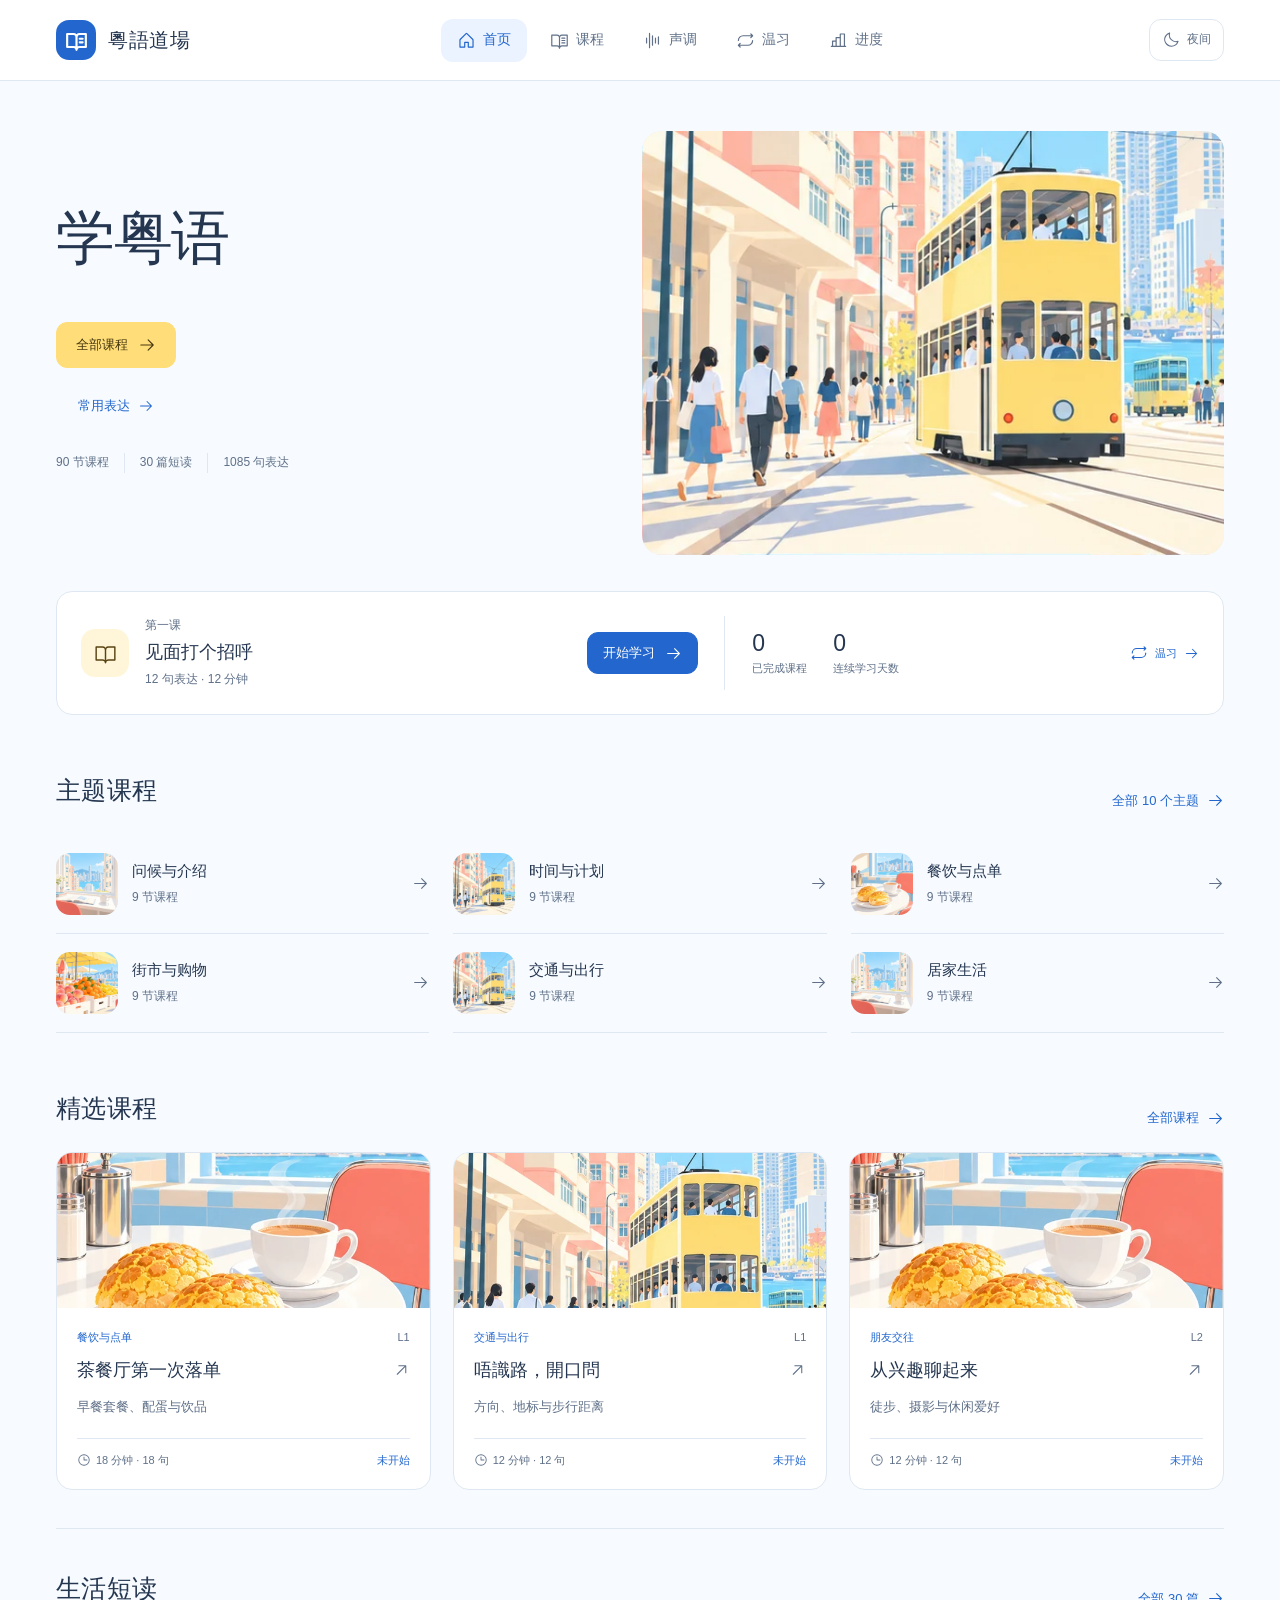
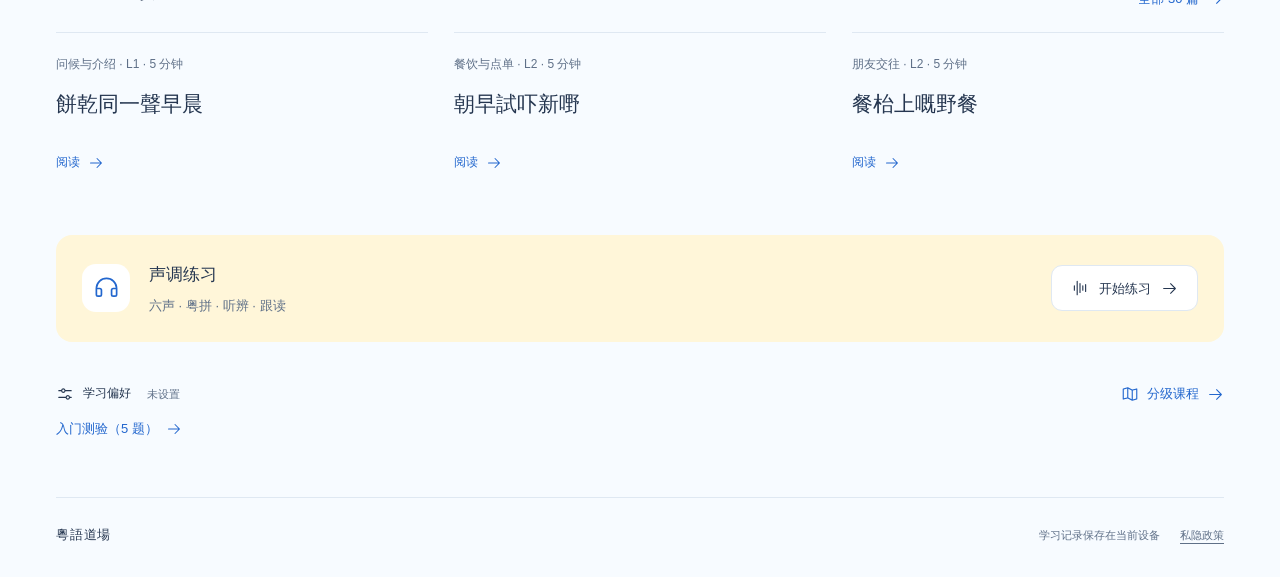
<file: yue/index.html>
<!doctype html>
<html lang="zh-Hant">
  <head>
    <meta charset="UTF-8" />
    <meta name="viewport" content="width=device-width, initial-scale=1.0" />
    <meta name="theme-color" content="#f7fbff" />
    <meta name="description" content="粵語道場，為普通話母語者而設的廣東話口語練習。" />
    <link rel="icon" type="image/svg+xml" href="./app-icon.svg?sharecode=45B2W7AOKI" />
    <title>粵語道場 | Jyut Dojo</title>
    <script>
    // v2.25 託管閘適配：workbuddy 域所有靜態子資源要帶 sharecode query；Pages 域不生效（hostname 判定，零 UA 分支）。
    // 只攔「相對路徑」的新 Audio／fetch（884 個 mp3 由 app 運行時動態載入）；blob:/data:/絕對 URL 與已帶 sharecode 的不動。
    (function () {
      if (!/app\.workbuddy\.host$/.test(location.hostname)) return;
      var SC = 'sharecode=45B2W7AOKI';
      var need = function (u) {
        return typeof u === 'string' && u && !/^blob:/i.test(u) && !/^data:/i.test(u)
          && !/^[a-z][a-z0-9+.-]*:\/\//i.test(u) && !/[?&]sharecode=/.test(u);
      };
      var RealAudio = window.Audio;
      window.Audio = new Proxy(RealAudio, {
        construct: function (Target, args) {
          var a = new Target();
          if (need(args[0])) a.src = args[0] + (args[0].indexOf('?') >= 0 ? '&' : '?') + SC;
          return a;
        }
      });
      var realFetch = window.fetch;
      window.fetch = function (input, init) {
        if (typeof input === 'string' && need(input)) {
          input = input + (input.indexOf('?') >= 0 ? '&' : '?') + SC;
        }
        return realFetch.call(window, input, init);
      };
    })();
    </script>
    <script type="module" crossorigin src="./assets/index-DFqwHsrN.js?sharecode=45B2W7AOKI"></script>
    <link rel="modulepreload" crossorigin href="./assets/jsx-runtime-DmaltCKy.js?sharecode=45B2W7AOKI">
    <link rel="stylesheet" crossorigin href="./assets/index-Bxlwwv_i.css?sharecode=45B2W7AOKI">
  <link rel="manifest" href="./manifest.webmanifest?sharecode=45B2W7AOKI"></head>
  <body>
    <div id="root"></div>
  </body>
</html>
</file>
<file: yue/assets/index-Bxlwwv_i.css>
*,:before,:after,::backdrop{--tw-border-spacing-x:0;--tw-border-spacing-y:0;--tw-translate-x:0;--tw-translate-y:0;--tw-rotate:0;--tw-skew-x:0;--tw-skew-y:0;--tw-scale-x:1;--tw-scale-y:1;--tw-pan-x: ;--tw-pan-y: ;--tw-pinch-zoom: ;--tw-scroll-snap-strictness:proximity;--tw-gradient-from-position: ;--tw-gradient-via-position: ;--tw-gradient-to-position: ;--tw-ordinal: ;--tw-slashed-zero: ;--tw-numeric-figure: ;--tw-numeric-spacing: ;--tw-numeric-fraction: ;--tw-ring-inset: ;--tw-ring-offset-width:0px;--tw-ring-offset-color:#fff;--tw-ring-color:#3b82f680;--tw-ring-offset-shadow:0 0 #0000;--tw-ring-shadow:0 0 #0000;--tw-shadow:0 0 #0000;--tw-shadow-colored:0 0 #0000;--tw-blur: ;--tw-brightness: ;--tw-contrast: ;--tw-grayscale: ;--tw-hue-rotate: ;--tw-invert: ;--tw-saturate: ;--tw-sepia: ;--tw-drop-shadow: ;--tw-backdrop-blur: ;--tw-backdrop-brightness: ;--tw-backdrop-contrast: ;--tw-backdrop-grayscale: ;--tw-backdrop-hue-rotate: ;--tw-backdrop-invert: ;--tw-backdrop-opacity: ;--tw-backdrop-saturate: ;--tw-backdrop-sepia: ;--tw-contain-size: ;--tw-contain-layout: ;--tw-contain-paint: ;--tw-contain-style: }*,:before,:after{box-sizing:border-box;border:0 solid #e5e7eb}:before,:after{--tw-content:""}html,:host{-webkit-text-size-adjust:100%;tab-size:4;font-feature-settings:normal;font-variation-settings:normal;-webkit-tap-highlight-color:transparent;font-family:Noto Sans HK,PingFang SC,PingFang HK,Microsoft YaHei,Microsoft JhengHei,sans-serif;line-height:1.5}body{line-height:inherit;margin:0}hr{height:0;color:inherit;border-top-width:1px}abbr:where([title]){-webkit-text-decoration:underline dotted;text-decoration:underline dotted}h1,h2,h3,h4,h5,h6{font-size:inherit;font-weight:inherit}a{color:inherit;-webkit-text-decoration:inherit;text-decoration:inherit}b,strong{font-weight:bolder}code,kbd,samp,pre{font-feature-settings:normal;font-variation-settings:normal;font-family:ui-monospace,SFMono-Regular,Menlo,Monaco,Consolas,Liberation Mono,Courier New,monospace;font-size:1em}small{font-size:80%}sub,sup{vertical-align:baseline;font-size:75%;line-height:0;position:relative}sub{bottom:-.25em}sup{top:-.5em}table{text-indent:0;border-color:inherit;border-collapse:collapse}button,input,optgroup,select,textarea{font-feature-settings:inherit;font-variation-settings:inherit;font-family:inherit;font-size:100%;font-weight:inherit;line-height:inherit;letter-spacing:inherit;color:inherit;margin:0;padding:0}button,select{text-transform:none}button,input:where([type=button]),input:where([type=reset]),input:where([type=submit]){-webkit-appearance:button;background-color:#0000;background-image:none}:-moz-focusring{outline:auto}:-moz-ui-invalid{box-shadow:none}progress{vertical-align:baseline}::-webkit-inner-spin-button{height:auto}::-webkit-outer-spin-button{height:auto}[type=search]{-webkit-appearance:textfield;outline-offset:-2px}::-webkit-search-decoration{-webkit-appearance:none}::-webkit-file-upload-button{-webkit-appearance:button;font:inherit}summary{display:list-item}blockquote,dl,dd,h1,h2,h3,h4,h5,h6,hr,figure,p,pre{margin:0}fieldset{margin:0;padding:0}legend{padding:0}ol,ul,menu{margin:0;padding:0;list-style:none}dialog{padding:0}textarea{resize:vertical}input::-moz-placeholder{opacity:1;color:#9ca3af}textarea::-moz-placeholder{opacity:1;color:#9ca3af}input::placeholder,textarea::placeholder{opacity:1;color:#9ca3af}button,[role=button]{cursor:pointer}:disabled{cursor:default}img,svg,video,canvas,audio,iframe,embed,object{vertical-align:middle;display:block}img,video{max-width:100%;height:auto}[hidden]:where(:not([hidden=until-found])){display:none}.sr-only{clip:rect(0, 0, 0, 0);white-space:nowrap;border-width:0;width:1px;height:1px;margin:-1px;padding:0;position:absolute;overflow:hidden}.visible{visibility:visible}.fixed{position:fixed}.inset-0{inset:0}.z-40{z-index:40}.mx-auto{margin-left:auto;margin-right:auto}.mb-3{margin-bottom:.75rem}.ml-2{margin-left:.5rem}.ml-4{margin-left:1rem}.mr-1{margin-right:.25rem}.mt-1{margin-top:.25rem}.mt-10{margin-top:2.5rem}.mt-12{margin-top:3rem}.mt-2{margin-top:.5rem}.mt-3{margin-top:.75rem}.mt-4{margin-top:1rem}.mt-5{margin-top:1.25rem}.mt-6{margin-top:1.5rem}.mt-7{margin-top:1.75rem}.mt-8{margin-top:2rem}.mt-9{margin-top:2.25rem}.block{display:block}.flex{display:flex}.inline-flex{display:inline-flex}.grid{display:grid}.h-10{height:2.5rem}.h-11{height:2.75rem}.h-14{height:3.5rem}.h-16{height:4rem}.h-2{height:.5rem}.h-20{height:5rem}.h-24{height:6rem}.h-56{height:14rem}.h-72{height:18rem}.h-8{height:2rem}.h-80{height:20rem}.h-96{height:24rem}.h-full{height:100%}.min-h-11{min-height:2.75rem}.min-h-12{min-height:3rem}.min-h-14{min-height:3.5rem}.min-h-16{min-height:4rem}.min-h-20{min-height:5rem}.min-h-28{min-height:7rem}.min-h-48{min-height:12rem}.min-h-80{min-height:20rem}.min-h-96{min-height:24rem}.min-h-\[100dvh\]{min-height:100dvh}.min-h-\[26rem\]{min-height:26rem}.min-h-\[60dvh\]{min-height:60dvh}.w-1\/2{width:50%}.w-10{width:2.5rem}.w-11{width:2.75rem}.w-14{width:3.5rem}.w-16{width:4rem}.w-24{width:6rem}.w-40{width:10rem}.w-48{width:12rem}.w-56{width:14rem}.w-full{width:100%}.min-w-0{min-width:0}.min-w-max{min-width:max-content}.max-w-2xl{max-width:42rem}.max-w-3xl{max-width:48rem}.max-w-\[32ch\]{max-width:32ch}.max-w-\[34ch\]{max-width:34ch}.max-w-\[54ch\]{max-width:54ch}.max-w-\[55ch\]{max-width:55ch}.max-w-\[56ch\]{max-width:56ch}.max-w-\[58ch\]{max-width:58ch}.max-w-md{max-width:28rem}.max-w-sm{max-width:24rem}.max-w-xl{max-width:36rem}.flex-1{flex:1}.shrink-0{flex-shrink:0}@keyframes pulse{50%{opacity:.5}}.animate-pulse{animation:2s cubic-bezier(.4,0,.6,1) infinite pulse}.cursor-pointer{cursor:pointer}.list-none{list-style-type:none}.grid-cols-2{grid-template-columns:repeat(2,minmax(0,1fr))}.grid-cols-3{grid-template-columns:repeat(3,minmax(0,1fr))}.grid-cols-\[5\.5rem_1fr_3rem\]{grid-template-columns:5.5rem 1fr 3rem}.grid-rows-\[auto_1fr_auto\]{grid-template-rows:auto 1fr auto}.flex-col{flex-direction:column}.flex-wrap{flex-wrap:wrap}.items-start{align-items:flex-start}.items-end{align-items:flex-end}.items-center{align-items:center}.items-baseline{align-items:baseline}.justify-center{justify-content:center}.justify-between{justify-content:space-between}.gap-0\.5{gap:.125rem}.gap-1{gap:.25rem}.gap-1\.5{gap:.375rem}.gap-2{gap:.5rem}.gap-3{gap:.75rem}.gap-4{gap:1rem}.gap-5{gap:1.25rem}.gap-6{gap:1.5rem}.gap-7{gap:1.75rem}.space-y-4>:not([hidden])~:not([hidden]){--tw-space-y-reverse:0;margin-top:calc(1rem * calc(1 - var(--tw-space-y-reverse)));margin-bottom:calc(1rem * var(--tw-space-y-reverse))}.space-y-8>:not([hidden])~:not([hidden]){--tw-space-y-reverse:0;margin-top:calc(2rem * calc(1 - var(--tw-space-y-reverse)));margin-bottom:calc(2rem * var(--tw-space-y-reverse))}.divide-y>:not([hidden])~:not([hidden]){--tw-divide-y-reverse:0;border-top-width:calc(1px * calc(1 - var(--tw-divide-y-reverse)));border-bottom-width:calc(1px * var(--tw-divide-y-reverse))}.divide-stone-200>:not([hidden])~:not([hidden]){--tw-divide-opacity:1;border-color:rgb(231 229 228/var(--tw-divide-opacity,1))}.overflow-hidden{overflow:hidden}.overflow-x-auto{overflow-x:auto}.truncate{text-overflow:ellipsis;white-space:nowrap;overflow:hidden}.rounded-2xl{border-radius:1rem}.rounded-full{border-radius:9999px}.rounded-lg{border-radius:.5rem}.rounded-xl{border-radius:.75rem}.border{border-width:1px}.border-2{border-width:2px}.border-b{border-bottom-width:1px}.border-t{border-top-width:1px}.border-dashed{border-style:dashed}.border-amber-500{--tw-border-opacity:1;border-color:rgb(245 158 11/var(--tw-border-opacity,1))}.border-blue-500{--tw-border-opacity:1;border-color:rgb(59 130 246/var(--tw-border-opacity,1))}.border-ember{--tw-border-opacity:1;border-color:rgb(35 103 206/var(--tw-border-opacity,1))}.border-ember\/50{border-color:#2367ce80}.border-red-500{--tw-border-opacity:1;border-color:rgb(239 68 68/var(--tw-border-opacity,1))}.border-red-600{--tw-border-opacity:1;border-color:rgb(220 38 38/var(--tw-border-opacity,1))}.border-rose-600{--tw-border-opacity:1;border-color:rgb(225 29 72/var(--tw-border-opacity,1))}.border-sky-600{--tw-border-opacity:1;border-color:rgb(2 132 199/var(--tw-border-opacity,1))}.border-stone-200{--tw-border-opacity:1;border-color:rgb(231 229 228/var(--tw-border-opacity,1))}.border-stone-300{--tw-border-opacity:1;border-color:rgb(214 211 209/var(--tw-border-opacity,1))}.bg-ember{--tw-bg-opacity:1;background-color:rgb(35 103 206/var(--tw-bg-opacity,1))}.bg-paper{--tw-bg-opacity:1;background-color:rgb(247 251 255/var(--tw-bg-opacity,1))}.bg-red-50{--tw-bg-opacity:1;background-color:rgb(254 242 242/var(--tw-bg-opacity,1))}.bg-red-700{--tw-bg-opacity:1;background-color:rgb(185 28 28/var(--tw-bg-opacity,1))}.bg-rose-50{--tw-bg-opacity:1;background-color:rgb(255 241 242/var(--tw-bg-opacity,1))}.bg-sky-100{--tw-bg-opacity:1;background-color:rgb(224 242 254/var(--tw-bg-opacity,1))}.bg-sky-50{--tw-bg-opacity:1;background-color:rgb(240 249 255/var(--tw-bg-opacity,1))}.bg-stone-100{--tw-bg-opacity:1;background-color:rgb(245 245 244/var(--tw-bg-opacity,1))}.bg-stone-100\/60{background-color:#f5f5f499}.bg-stone-200{--tw-bg-opacity:1;background-color:rgb(231 229 228/var(--tw-bg-opacity,1))}.bg-stone-50{--tw-bg-opacity:1;background-color:rgb(250 250 249/var(--tw-bg-opacity,1))}.bg-stone-950\/40{background-color:#0c0a0966}.bg-white{--tw-bg-opacity:1;background-color:rgb(255 255 255/var(--tw-bg-opacity,1))}.p-2{padding:.5rem}.p-3{padding:.75rem}.p-4{padding:1rem}.p-5{padding:1.25rem}.p-6{padding:1.5rem}.p-7{padding:1.75rem}.p-8{padding:2rem}.px-0\.5{padding-left:.125rem;padding-right:.125rem}.px-2{padding-left:.5rem;padding-right:.5rem}.px-3{padding-left:.75rem;padding-right:.75rem}.px-4{padding-left:1rem;padding-right:1rem}.px-5{padding-left:1.25rem;padding-right:1.25rem}.px-6{padding-left:1.5rem;padding-right:1.5rem}.py-10{padding-top:2.5rem;padding-bottom:2.5rem}.py-12{padding-top:3rem;padding-bottom:3rem}.py-2{padding-top:.5rem;padding-bottom:.5rem}.py-4{padding-top:1rem;padding-bottom:1rem}.py-5{padding-top:1.25rem;padding-bottom:1.25rem}.py-8{padding-top:2rem;padding-bottom:2rem}.pb-2{padding-bottom:.5rem}.pb-5{padding-bottom:1.25rem}.pb-6{padding-bottom:1.5rem}.pb-7{padding-bottom:1.75rem}.pb-8{padding-bottom:2rem}.pt-4{padding-top:1rem}.pt-7{padding-top:1.75rem}.text-left{text-align:left}.text-center{text-align:center}.text-right{text-align:right}.font-jyutping{font-family:IBM Plex Mono,SFMono-Regular,Consolas,monospace}.text-2xl{font-size:1.5rem;line-height:2rem}.text-3xl{font-size:1.875rem;line-height:2.25rem}.text-4xl{font-size:2.25rem;line-height:2.5rem}.text-5xl{font-size:3rem;line-height:1}.text-6xl{font-size:3.75rem;line-height:1}.text-7xl{font-size:4.5rem;line-height:1}.text-base{font-size:1rem;line-height:1.5rem}.text-lg{font-size:1.125rem;line-height:1.75rem}.text-sm{font-size:.875rem;line-height:1.25rem}.text-xl{font-size:1.25rem;line-height:1.75rem}.text-xs{font-size:.75rem;line-height:1rem}.font-black{font-weight:900}.font-bold{font-weight:700}.font-semibold{font-weight:600}.leading-7{line-height:1.75rem}.leading-relaxed{line-height:1.625}.tracking-tight{letter-spacing:-.025em}.text-amber-700{--tw-text-opacity:1;color:rgb(180 83 9/var(--tw-text-opacity,1))}.text-amber-800{--tw-text-opacity:1;color:rgb(146 64 14/var(--tw-text-opacity,1))}.text-blue-700{--tw-text-opacity:1;color:rgb(29 78 216/var(--tw-text-opacity,1))}.text-blue-800{--tw-text-opacity:1;color:rgb(30 64 175/var(--tw-text-opacity,1))}.text-ember{--tw-text-opacity:1;color:rgb(35 103 206/var(--tw-text-opacity,1))}.text-ember-dark{--tw-text-opacity:1;color:rgb(28 84 175/var(--tw-text-opacity,1))}.text-ink{--tw-text-opacity:1;color:rgb(37 54 80/var(--tw-text-opacity,1))}.text-red-600{--tw-text-opacity:1;color:rgb(220 38 38/var(--tw-text-opacity,1))}.text-red-700{--tw-text-opacity:1;color:rgb(185 28 28/var(--tw-text-opacity,1))}.text-red-800{--tw-text-opacity:1;color:rgb(153 27 27/var(--tw-text-opacity,1))}.text-red-900{--tw-text-opacity:1;color:rgb(127 29 29/var(--tw-text-opacity,1))}.text-rose-700{--tw-text-opacity:1;color:rgb(190 18 60/var(--tw-text-opacity,1))}.text-sky-50{--tw-text-opacity:1;color:rgb(240 249 255/var(--tw-text-opacity,1))}.text-sky-600{--tw-text-opacity:1;color:rgb(2 132 199/var(--tw-text-opacity,1))}.text-sky-700{--tw-text-opacity:1;color:rgb(3 105 161/var(--tw-text-opacity,1))}.text-sky-800{--tw-text-opacity:1;color:rgb(7 89 133/var(--tw-text-opacity,1))}.text-sky-900{--tw-text-opacity:1;color:rgb(12 74 110/var(--tw-text-opacity,1))}.text-stone-200{--tw-text-opacity:1;color:rgb(231 229 228/var(--tw-text-opacity,1))}.text-stone-400{--tw-text-opacity:1;color:rgb(168 162 158/var(--tw-text-opacity,1))}.text-stone-500{--tw-text-opacity:1;color:rgb(120 113 108/var(--tw-text-opacity,1))}.text-stone-600{--tw-text-opacity:1;color:rgb(87 83 78/var(--tw-text-opacity,1))}.text-stone-700{--tw-text-opacity:1;color:rgb(68 64 60/var(--tw-text-opacity,1))}.text-white{--tw-text-opacity:1;color:rgb(255 255 255/var(--tw-text-opacity,1))}.opacity-55{opacity:.55}.opacity-75{opacity:.75}.shadow{--tw-shadow:0 1px 3px 0 #0000001a, 0 1px 2px -1px #0000001a;--tw-shadow-colored:0 1px 3px 0 var(--tw-shadow-color), 0 1px 2px -1px var(--tw-shadow-color);box-shadow:var(--tw-ring-offset-shadow,0 0 #0000), var(--tw-ring-shadow,0 0 #0000), var(--tw-shadow)}.shadow-warm{--tw-shadow:0 12px 32px #3a67a414;--tw-shadow-colored:0 12px 32px var(--tw-shadow-color);box-shadow:var(--tw-ring-offset-shadow,0 0 #0000), var(--tw-ring-shadow,0 0 #0000), var(--tw-shadow)}.filter{filter:var(--tw-blur) var(--tw-brightness) var(--tw-contrast) var(--tw-grayscale) var(--tw-hue-rotate) var(--tw-invert) var(--tw-saturate) var(--tw-sepia) var(--tw-drop-shadow)}.backdrop-blur-sm{--tw-backdrop-blur:blur(4px);-webkit-backdrop-filter:var(--tw-backdrop-blur) var(--tw-backdrop-brightness) var(--tw-backdrop-contrast) var(--tw-backdrop-grayscale) var(--tw-backdrop-hue-rotate) var(--tw-backdrop-invert) var(--tw-backdrop-opacity) var(--tw-backdrop-saturate) var(--tw-backdrop-sepia);backdrop-filter:var(--tw-backdrop-blur) var(--tw-backdrop-brightness) var(--tw-backdrop-contrast) var(--tw-backdrop-grayscale) var(--tw-backdrop-hue-rotate) var(--tw-backdrop-invert) var(--tw-backdrop-opacity) var(--tw-backdrop-saturate) var(--tw-backdrop-sepia)}.transition{transition-property:color,background-color,border-color,text-decoration-color,fill,stroke,opacity,box-shadow,transform,filter,-webkit-backdrop-filter,backdrop-filter;transition-duration:.15s;transition-timing-function:cubic-bezier(.4,0,.2,1)}.transition-\[width\]{transition-property:width;transition-duration:.15s;transition-timing-function:cubic-bezier(.4,0,.2,1)}:root{--lightningcss-light:initial;--lightningcss-dark: ;color-scheme:light;font-synthesis:none;text-rendering:optimizelegibility}*{box-sizing:border-box}body{min-width:320px;min-height:100dvh;margin:0}:focus-visible{outline-offset:3px;outline:3px solid #2367ce}@media (prefers-reduced-motion:reduce){*,:before,:after{scroll-behavior:auto!important;transition-duration:.01ms!important}}@media (prefers-reduced-motion:no-preference){.tone-contour-path{animation:.7s cubic-bezier(.16,1,.3,1) both draw-tone-contour}.recording-pulse{animation:1.2s ease-in-out infinite recording-pulse}.analysis-sweep{animation:1s ease-in-out infinite alternate analysis-sweep}}@keyframes draw-tone-contour{0%{stroke-dashoffset:1px}to{stroke-dashoffset:0}}@keyframes recording-pulse{50%{opacity:.55;transform:scale(.82)}}@keyframes analysis-sweep{0%{transform:translate(-30%)}to{transform:translate(130%)}}html.capacitor-native{overscroll-behavior-y:none;-webkit-tap-highlight-color:transparent}html.capacitor-native .app-top-bar{height:calc(4rem + env(safe-area-inset-top));padding-top:env(safe-area-inset-top)}.first\:pt-0:first-child{padding-top:0}.hover\:-translate-y-0\.5:hover{--tw-translate-y:-.125rem;transform:translate(var(--tw-translate-x), var(--tw-translate-y)) rotate(var(--tw-rotate)) skewX(var(--tw-skew-x)) skewY(var(--tw-skew-y)) scaleX(var(--tw-scale-x)) scaleY(var(--tw-scale-y))}.hover\:border-ember:hover{--tw-border-opacity:1;border-color:rgb(35 103 206/var(--tw-border-opacity,1))}.hover\:border-ember\/50:hover{border-color:#2367ce80}.hover\:border-ember\/60:hover{border-color:#2367ce99}.hover\:bg-blue-50:hover{--tw-bg-opacity:1;background-color:rgb(239 246 255/var(--tw-bg-opacity,1))}.hover\:bg-ember-dark:hover{--tw-bg-opacity:1;background-color:rgb(28 84 175/var(--tw-bg-opacity,1))}.hover\:bg-red-800:hover{--tw-bg-opacity:1;background-color:rgb(153 27 27/var(--tw-bg-opacity,1))}.hover\:bg-sky-100:hover{--tw-bg-opacity:1;background-color:rgb(224 242 254/var(--tw-bg-opacity,1))}.hover\:text-ember:hover{--tw-text-opacity:1;color:rgb(35 103 206/var(--tw-text-opacity,1))}.hover\:text-ember-dark:hover{--tw-text-opacity:1;color:rgb(28 84 175/var(--tw-text-opacity,1))}.hover\:shadow-warm:hover{--tw-shadow:0 12px 32px #3a67a414;--tw-shadow-colored:0 12px 32px var(--tw-shadow-color);box-shadow:var(--tw-ring-offset-shadow,0 0 #0000), var(--tw-ring-shadow,0 0 #0000), var(--tw-shadow)}.focus\:bg-sky-100:focus{--tw-bg-opacity:1;background-color:rgb(224 242 254/var(--tw-bg-opacity,1))}.active\:scale-\[0\.98\]:active{--tw-scale-x:.98;--tw-scale-y:.98;transform:translate(var(--tw-translate-x), var(--tw-translate-y)) rotate(var(--tw-rotate)) skewX(var(--tw-skew-x)) skewY(var(--tw-skew-y)) scaleX(var(--tw-scale-x)) scaleY(var(--tw-scale-y))}.active\:scale-\[0\.99\]:active{--tw-scale-x:.99;--tw-scale-y:.99;transform:translate(var(--tw-translate-x), var(--tw-translate-y)) rotate(var(--tw-rotate)) skewX(var(--tw-skew-x)) skewY(var(--tw-skew-y)) scaleX(var(--tw-scale-x)) scaleY(var(--tw-scale-y))}.enabled\:hover\:bg-ember-dark:hover:enabled{--tw-bg-opacity:1;background-color:rgb(28 84 175/var(--tw-bg-opacity,1))}.enabled\:active\:scale-\[0\.98\]:active:enabled{--tw-scale-x:.98;--tw-scale-y:.98;transform:translate(var(--tw-translate-x), var(--tw-translate-y)) rotate(var(--tw-rotate)) skewX(var(--tw-skew-x)) skewY(var(--tw-skew-y)) scaleX(var(--tw-scale-x)) scaleY(var(--tw-scale-y))}.disabled\:cursor-default:disabled{cursor:default}.disabled\:cursor-not-allowed:disabled{cursor:not-allowed}.disabled\:opacity-35:disabled{opacity:.35}.disabled\:opacity-40:disabled{opacity:.4}.disabled\:opacity-45:disabled{opacity:.45}.disabled\:opacity-50:disabled{opacity:.5}.disabled\:opacity-60:disabled{opacity:.6}.group[open] .group-open\:rotate-180{--tw-rotate:180deg;transform:translate(var(--tw-translate-x), var(--tw-translate-y)) rotate(var(--tw-rotate)) skewX(var(--tw-skew-x)) skewY(var(--tw-skew-y)) scaleX(var(--tw-scale-x)) scaleY(var(--tw-scale-y))}.group:hover .group-hover\:translate-x-1{--tw-translate-x:.25rem;transform:translate(var(--tw-translate-x), var(--tw-translate-y)) rotate(var(--tw-rotate)) skewX(var(--tw-skew-x)) skewY(var(--tw-skew-y)) scaleX(var(--tw-scale-x)) scaleY(var(--tw-scale-y))}.group:hover .group-hover\:text-ember{--tw-text-opacity:1;color:rgb(35 103 206/var(--tw-text-opacity,1))}.dark\:divide-stone-800:is(.dark *)>:not([hidden])~:not([hidden]){--tw-divide-opacity:1;border-color:rgb(41 37 36/var(--tw-divide-opacity,1))}.dark\:border-rose-500:is(.dark *){--tw-border-opacity:1;border-color:rgb(244 63 94/var(--tw-border-opacity,1))}.dark\:border-sky-500:is(.dark *){--tw-border-opacity:1;border-color:rgb(14 165 233/var(--tw-border-opacity,1))}.dark\:border-stone-600:is(.dark *){--tw-border-opacity:1;border-color:rgb(87 83 78/var(--tw-border-opacity,1))}.dark\:border-stone-700:is(.dark *){--tw-border-opacity:1;border-color:rgb(68 64 60/var(--tw-border-opacity,1))}.dark\:border-stone-800:is(.dark *){--tw-border-opacity:1;border-color:rgb(41 37 36/var(--tw-border-opacity,1))}.dark\:bg-red-950:is(.dark *){--tw-bg-opacity:1;background-color:rgb(69 10 10/var(--tw-bg-opacity,1))}.dark\:bg-rose-950\/30:is(.dark *){background-color:#4c05194d}.dark\:bg-sky-950:is(.dark *){--tw-bg-opacity:1;background-color:rgb(8 47 73/var(--tw-bg-opacity,1))}.dark\:bg-sky-950\/20:is(.dark *){background-color:#082f4933}.dark\:bg-sky-950\/30:is(.dark *){background-color:#082f494d}.dark\:bg-sky-950\/50:is(.dark *){background-color:#082f4980}.dark\:bg-stone-700:is(.dark *){--tw-bg-opacity:1;background-color:rgb(68 64 60/var(--tw-bg-opacity,1))}.dark\:bg-stone-800:is(.dark *){--tw-bg-opacity:1;background-color:rgb(41 37 36/var(--tw-bg-opacity,1))}.dark\:bg-stone-900:is(.dark *){--tw-bg-opacity:1;background-color:rgb(28 25 23/var(--tw-bg-opacity,1))}.dark\:bg-stone-950:is(.dark *){--tw-bg-opacity:1;background-color:rgb(12 10 9/var(--tw-bg-opacity,1))}.dark\:text-amber-200:is(.dark *){--tw-text-opacity:1;color:rgb(253 230 138/var(--tw-text-opacity,1))}.dark\:text-amber-300:is(.dark *){--tw-text-opacity:1;color:rgb(252 211 77/var(--tw-text-opacity,1))}.dark\:text-blue-200:is(.dark *){--tw-text-opacity:1;color:rgb(191 219 254/var(--tw-text-opacity,1))}.dark\:text-blue-300:is(.dark *){--tw-text-opacity:1;color:rgb(147 197 253/var(--tw-text-opacity,1))}.dark\:text-red-100:is(.dark *){--tw-text-opacity:1;color:rgb(254 226 226/var(--tw-text-opacity,1))}.dark\:text-red-200:is(.dark *){--tw-text-opacity:1;color:rgb(254 202 202/var(--tw-text-opacity,1))}.dark\:text-red-300:is(.dark *){--tw-text-opacity:1;color:rgb(252 165 165/var(--tw-text-opacity,1))}.dark\:text-rose-400:is(.dark *){--tw-text-opacity:1;color:rgb(251 113 133/var(--tw-text-opacity,1))}.dark\:text-sky-100:is(.dark *){--tw-text-opacity:1;color:rgb(224 242 254/var(--tw-text-opacity,1))}.dark\:text-sky-200:is(.dark *){--tw-text-opacity:1;color:rgb(186 230 253/var(--tw-text-opacity,1))}.dark\:text-sky-300:is(.dark *){--tw-text-opacity:1;color:rgb(125 211 252/var(--tw-text-opacity,1))}.dark\:text-sky-400:is(.dark *){--tw-text-opacity:1;color:rgb(56 189 248/var(--tw-text-opacity,1))}.dark\:text-stone-100:is(.dark *){--tw-text-opacity:1;color:rgb(245 245 244/var(--tw-text-opacity,1))}.dark\:text-stone-200:is(.dark *){--tw-text-opacity:1;color:rgb(231 229 228/var(--tw-text-opacity,1))}.dark\:text-stone-300:is(.dark *){--tw-text-opacity:1;color:rgb(214 211 209/var(--tw-text-opacity,1))}.dark\:text-stone-400:is(.dark *){--tw-text-opacity:1;color:rgb(168 162 158/var(--tw-text-opacity,1))}.dark\:text-stone-700:is(.dark *){--tw-text-opacity:1;color:rgb(68 64 60/var(--tw-text-opacity,1))}.dark\:text-white:is(.dark *){--tw-text-opacity:1;color:rgb(255 255 255/var(--tw-text-opacity,1))}.dark\:hover\:bg-blue-950:hover:is(.dark *){--tw-bg-opacity:1;background-color:rgb(23 37 84/var(--tw-bg-opacity,1))}.dark\:hover\:bg-sky-950\/50:hover:is(.dark *),.dark\:focus\:bg-sky-950\/50:focus:is(.dark *){background-color:#082f4980}@media (width>=640px){.sm\:mt-0{margin-top:0}.sm\:flex{display:flex}.sm\:grid-cols-2{grid-template-columns:repeat(2,minmax(0,1fr))}.sm\:grid-cols-3{grid-template-columns:repeat(3,minmax(0,1fr))}.sm\:grid-cols-\[1\.2fr_0\.8fr\]{grid-template-columns:1.2fr .8fr}.sm\:flex-row{flex-direction:row}.sm\:items-center{align-items:center}.sm\:justify-between{justify-content:space-between}.sm\:gap-6{gap:1.5rem}.sm\:p-6{padding:1.5rem}.sm\:p-7{padding:1.75rem}.sm\:p-8{padding:2rem}.sm\:p-9{padding:2.25rem}.sm\:text-4xl{font-size:2.25rem;line-height:2.5rem}.sm\:text-5xl{font-size:3rem;line-height:1}.sm\:text-8xl{font-size:6rem;line-height:1}.sm\:text-sm{font-size:.875rem;line-height:1.25rem}}@media (width>=768px){.md\:mt-14{margin-top:3.5rem}.md\:grid-cols-2{grid-template-columns:repeat(2,minmax(0,1fr))}.md\:grid-cols-3{grid-template-columns:repeat(3,minmax(0,1fr))}.md\:grid-cols-\[12rem_1fr\]{grid-template-columns:12rem 1fr}.md\:grid-cols-\[1fr_auto\]{grid-template-columns:1fr auto}.md\:grid-cols-\[auto_1fr\]{grid-template-columns:auto 1fr}.md\:items-end{align-items:flex-end}.md\:items-center{align-items:center}.md\:gap-5{gap:1.25rem}.md\:p-5{padding:1.25rem}.md\:py-12{padding-top:3rem;padding-bottom:3rem}.md\:py-14{padding-top:3.5rem;padding-bottom:3.5rem}}@media (width>=1024px){.lg\:grid-cols-1{grid-template-columns:repeat(1,minmax(0,1fr))}.lg\:grid-cols-3{grid-template-columns:repeat(3,minmax(0,1fr))}.lg\:grid-cols-\[0\.8fr_1\.2fr\]{grid-template-columns:.8fr 1.2fr}.lg\:grid-cols-\[1fr_18rem\]{grid-template-columns:1fr 18rem}.lg\:grid-cols-\[minmax\(0\,1fr\)_17rem\]{grid-template-columns:minmax(0,1fr) 17rem}}.new-course-progress{border-bottom:1px solid var(--dojo-line);margin-top:30px;padding:25px 0}.course-progress-grid{grid-template-columns:1fr 1fr 1.5fr;gap:20px;display:grid}.course-progress-grid>div,.course-progress-grid>a{border:1px solid var(--dojo-line);background:var(--dojo-surface);color:var(--dojo-accent);border-radius:10px;flex-direction:column;align-items:flex-start;gap:8px;padding:22px;display:flex}.course-progress-grid strong{font-size:30px;font-weight:500}.course-progress-grid strong small{color:var(--dojo-muted);font-size:14px}.course-progress-grid span,.course-progress-grid p{color:var(--dojo-muted);align-items:center;gap:5px;font-size:12px;display:flex}.course-progress-grid .text-link{margin-top:4px;font-size:17px}.completed-course-list{grid-template-columns:repeat(2,minmax(0,1fr));gap:10px;margin-top:20px;display:grid}.completed-course-list a{min-height:44px;color:var(--dojo-accent);align-items:center;gap:9px;font-size:12px;display:flex}.completed-course-list a>svg:last-child{margin-left:auto}.saved-page{padding-top:25px}.saved-search{max-width:600px;margin-top:25px}.saved-expressions{grid-template-columns:repeat(2,minmax(0,1fr));gap:20px;margin-top:25px;display:grid}.saved-expressions article{border:1px solid var(--dojo-line);background:var(--dojo-surface);border-radius:10px;padding:25px}.saved-expressions article>a{align-items:center;gap:5px;display:inline-flex}.saved-expressions h2{margin:15px 0 5px;font-size:21px;font-weight:500}.saved-expressions article>p:not(.jyutping){color:var(--dojo-muted);margin-top:7px;font-size:13px}.saved-expressions article>div{justify-content:space-between;align-items:center;margin-top:20px;display:flex}.saved-expressions article>div>span>button{border-radius:7px;font-size:12px;font-weight:500}.legacy-plan{border-top:1px solid var(--dojo-line);margin-top:24px;padding-top:15px}.legacy-plan summary{cursor:pointer;align-items:center;gap:8px;min-height:44px;font-size:12px;display:flex}.legacy-plan summary span{color:var(--dojo-muted);margin-left:auto;font-size:11px}.legacy-plan>div{grid-template-columns:repeat(2,minmax(0,1fr));gap:15px;padding:20px 0;display:grid}.legacy-plan>div>a{border:1px solid var(--dojo-line);background:var(--dojo-surface);border-radius:9px;justify-content:space-between;align-items:center;gap:15px;padding:18px;display:flex}.legacy-plan strong{font-size:14px;font-weight:500}.legacy-plan p{color:var(--dojo-muted);margin-top:6px;font-size:11px}.legacy-plan a>span{color:var(--dojo-muted);flex-shrink:0;align-items:center;gap:6px;font-size:10px;display:flex}@media (width<=767px){.course-progress-grid{grid-template-columns:repeat(2,minmax(0,1fr));gap:12px}.course-progress-grid>div:last-child{grid-column:1/-1}.course-progress-grid>div,.course-progress-grid>a{padding:17px}.saved-expressions,.completed-course-list,.legacy-plan>div{grid-template-columns:1fr}.legacy-plan summary{flex-wrap:wrap}.legacy-plan summary span{width:100%;margin-left:0}.saved-page .catalog-intro h1{font-size:29px}}:root{--dojo-bg:#f7fbff;--dojo-surface:#fff;--dojo-text:#253650;--dojo-muted:#5f7088;--dojo-line:#dfe8f2;--dojo-accent:#2367ce;--dojo-accent-hover:#1c54af;--dojo-soft:#eaf3ff;--dojo-tint:#f0f7ff;--dojo-negative:#bc4147;--dojo-sun:#ffdd78;--dojo-sun-soft:#fff6d9;--dojo-on-sun:#594413;--dojo-cta-text:#fff}:root[data-theme=dark]{--dojo-bg:#101a2b;--dojo-surface:#18253a;--dojo-text:#e7effa;--dojo-muted:#afbed2;--dojo-line:#30415b;--dojo-accent:#9ac6ff;--dojo-accent-hover:#bedbff;--dojo-soft:#253b59;--dojo-tint:#1c304a;--dojo-negative:#ffb1b6;--dojo-sun:#ffdd78;--dojo-sun-soft:#3e3521;--dojo-on-sun:#f4d889;--dojo-cta-text:#14243b}body{background:var(--dojo-bg)}.dojo-app{color:var(--dojo-text);background:var(--dojo-bg);font-family:Noto Sans HK,PingFang SC,Microsoft YaHei,Microsoft JhengHei,sans-serif;font-size:15px;line-height:1.65}.dojo-app button,.dojo-app a,.dojo-app input,.dojo-app select{-webkit-tap-highlight-color:transparent}.dojo-app button,.dojo-app a{touch-action:manipulation}.dojo-app :focus-visible{outline:3px solid var(--dojo-accent);outline-offset:4px}.home-page h1,.home-page h2,.home-page h3,.home-page p,.catalog-page h1,.catalog-page h2,.catalog-page h3,.catalog-page p,.lesson-page h1,.lesson-page h2,.lesson-page h3,.lesson-page p{margin:0}.dojo-app h1,.dojo-app h2,.dojo-app h3{overflow-wrap:anywhere}.app-header{border-bottom:1px solid var(--dojo-line);background:var(--dojo-surface)}.app-top-bar{justify-content:space-between;align-items:center;gap:28px;max-width:1248px;height:80px;margin:auto;padding:0 40px;display:flex}.brand{flex-shrink:0;align-items:center;gap:12px;display:flex}.brand-mark{background:var(--dojo-accent);width:40px;height:40px;color:var(--dojo-bg);border-radius:11px;place-items:center;display:grid}.brand strong{letter-spacing:.06em;font-size:20px;font-weight:700;line-height:1.35;display:block}.brand small{color:var(--dojo-muted);letter-spacing:.14em;margin-top:2px;font-size:10px;display:block}.primary-navigation{align-items:center;gap:7px;display:flex}.primary-navigation a{color:var(--dojo-muted);border-radius:8px;align-items:center;gap:7px;padding:9px 16px;font-size:14px;font-weight:500;display:flex}.primary-navigation a.active{color:var(--dojo-accent);background:var(--dojo-soft)}.primary-navigation a:hover{color:var(--dojo-accent)}.header-note{color:var(--dojo-muted);letter-spacing:.04em;font-size:12px}.app-main{width:100%;max-width:1248px;min-height:72dvh;margin:auto;padding:0 40px 56px}.app-footer{border-top:1px solid var(--dojo-line);max-width:1168px;color:var(--dojo-muted);justify-content:space-between;align-items:center;margin:auto;padding:26px 0 32px;font-size:11px;display:flex}.app-footer>div{align-items:center;gap:20px;display:flex}.app-footer strong{color:var(--dojo-text);letter-spacing:.06em;font-size:13px}.app-footer a{text-underline-offset:4px;text-decoration:underline}.skip-link{background:var(--dojo-surface);color:var(--dojo-text);z-index:30;padding:12px 18px;position:fixed;top:-80px;left:16px}.skip-link:focus{top:12px}.button-primary,.button-outline{white-space:nowrap;border-radius:8px;justify-content:center;align-items:center;gap:10px;min-height:46px;padding:11px 19px;font-size:13px;font-weight:600;transition:background-color .16s,transform .16s;display:inline-flex}.button-primary{background:var(--dojo-accent);color:var(--dojo-bg);border:1px solid var(--dojo-accent)}.button-primary:hover{background:var(--dojo-accent-hover)}.button-primary:active,.button-outline:active{transform:translateY(1px)}.button-outline{border:1px solid var(--dojo-line);color:var(--dojo-text);background:var(--dojo-surface)}.button-outline:hover{border-color:var(--dojo-accent)}.button-primary:disabled{opacity:.45;cursor:not-allowed}.text-link{color:var(--dojo-accent);align-items:center;gap:8px;font-size:13px;font-weight:500;display:inline-flex}.small-label{color:var(--dojo-muted);font-size:12px;font-weight:400}.eyebrow{color:var(--dojo-accent);letter-spacing:.06em;font-size:12px;font-weight:500}.eyebrow>span:first-child:not(.level-badge){background:var(--dojo-accent);vertical-align:middle;border-radius:50%;width:6px;height:6px;margin-right:8px;display:inline-block}.icon-tile{background:var(--dojo-soft);width:48px;height:48px;color:var(--dojo-accent);border-radius:12px;flex-shrink:0;place-items:center;display:grid}.course-cover{background-image:url(../images/hong-kong-scenes.webp?sharecode=45B2W7AOKI);background-repeat:no-repeat;background-size:200% 200%;background-color:var(--dojo-soft)}.scene-0{background-position:0 0}.scene-1{background-position:100% 0}.scene-2{background-position:0 100%}.scene-3{background-position:100% 100%}.welcome-hero{grid-template-columns:.95fr 1.05fr;align-items:center;gap:60px;min-height:494px;padding-top:46px;display:grid}.welcome-copy{padding:10px 0 23px}.welcome-copy h1{letter-spacing:.015em;margin:23px 0 18px;font-size:clamp(42px,4.9vw,62px);font-weight:650;line-height:1.24}.hero-description{color:var(--dojo-muted);font-size:15px;line-height:1.9}.welcome-copy>.button-primary{margin-top:27px}.hero-footnote{color:var(--dojo-muted);flex-wrap:wrap;gap:0;margin-top:26px;font-size:11px;display:flex}.hero-footnote span+span{border-left:1px solid var(--dojo-line);margin-left:15px;padding-left:15px}.hero-art{border-radius:15px;align-self:center;height:395px;position:relative;overflow:hidden}.hero-art .course-cover{width:100%;height:100%}.art-caption{color:var(--dojo-text);background:var(--dojo-soft);letter-spacing:.05em;padding:50px 26px 22px;font-size:19px;position:absolute;bottom:0;left:0;right:0}.art-caption span{letter-spacing:.09em;margin-top:3px;font-size:10px;display:block}.today-strip{background:var(--dojo-surface);border:1px solid var(--dojo-line);border-radius:12px;grid-template-columns:1.3fr 1fr;gap:26px;margin-top:26px;padding:23px 26px;display:grid}.today-main{align-items:center;gap:16px;display:flex}.today-main h2{margin-top:2px;font-size:18px;font-weight:600}.today-main>div>p:last-child{color:var(--dojo-muted);margin-top:3px;font-size:11px}.today-main .button-primary{min-height:42px;margin-left:auto;padding:9px 15px}.today-stats{border-left:1px solid var(--dojo-line);align-items:center;gap:26px;padding-left:27px;display:flex}.today-stats>div{flex-direction:column;display:flex}.today-stats strong{font-variant-numeric:tabular-nums;font-size:23px;font-weight:500;line-height:1.3}.today-stats span{color:var(--dojo-muted);white-space:nowrap;font-size:10px}.today-stats a{color:var(--dojo-accent);align-items:center;gap:7px;margin-left:auto;display:flex}.today-stats a span{color:inherit}.section-heading{justify-content:space-between;align-items:flex-end;gap:20px;margin-bottom:23px;display:flex}.section-heading h2{letter-spacing:.015em;margin-top:5px;font-size:25px;font-weight:600}.topic-shortcuts{-moz-column-gap:24px;grid-template-columns:repeat(3,minmax(0,1fr));gap:0 24px;display:grid}.topic-shortcuts>a{border-bottom:1px solid var(--dojo-line);align-items:center;gap:14px;padding:16px 0;transition:color .15s;display:flex}.topic-shortcuts>a:hover{color:var(--dojo-accent)}.topic-shortcuts .course-cover{border-radius:9px;flex-shrink:0;width:62px;height:62px}.topic-shortcuts h3{font-size:15px;font-weight:600}.topic-shortcuts p{color:var(--dojo-muted);margin-top:4px;font-size:11px}.topic-shortcuts svg{color:var(--dojo-muted);margin-left:auto}.featured-grid{grid-template-columns:repeat(3,minmax(0,1fr));gap:22px;display:grid}.course-card{border:1px solid var(--dojo-line);background:var(--dojo-surface);border-radius:12px;min-width:0;transition:transform .18s,border-color .18s;display:block;overflow:hidden}.course-card:hover{border-color:var(--dojo-accent);transform:translateY(-3px)}.course-card>.course-cover{height:155px}.course-card-meta{color:var(--dojo-muted);justify-content:space-between;align-items:center;gap:8px;font-size:10px;display:flex}.course-card-meta>span:first-child{color:var(--dojo-accent)}.course-card-meta>span:last-child{align-items:center;gap:4px;display:flex}.course-card h3{justify-content:space-between;gap:7px;margin-top:10px;font-size:18px;font-weight:600;display:flex}.course-card h3 svg{width:17px;color:var(--dojo-muted);flex-shrink:0;margin-top:5px}.course-card p{color:var(--dojo-muted);min-height:44px;margin-top:9px;font-size:12px;line-height:1.8}.course-card-bottom{border-top:1px solid var(--dojo-line);justify-content:space-between;align-items:center;gap:10px;margin-top:20px;padding-top:12px;font-size:10px;display:flex}.course-card-bottom>span:first-child{color:var(--dojo-muted);align-items:center;gap:5px;display:flex}.course-card-bottom>span:last-child{color:var(--dojo-accent)}.foundation-banner{background:var(--dojo-tint);border-radius:12px;align-items:center;gap:19px;margin-top:42px;padding:27px;display:flex}.foundation-banner h2{font-size:17px;font-weight:600}.foundation-banner p{color:var(--dojo-muted);margin-top:6px;font-size:12px}.foundation-banner .button-outline{margin-left:auto}.home-bottom{flex-wrap:wrap;align-items:flex-start;gap:20px 26px;margin-top:30px;display:flex}.study-settings{flex:500px}.study-settings summary{cursor:pointer;align-items:center;gap:9px;min-height:44px;font-size:12px;list-style:none;display:flex}.study-settings summary::-webkit-details-marker{display:none}.study-settings summary>span{color:var(--dojo-muted);margin-left:7px;font-size:11px}.settings-content{background:var(--dojo-surface);border:1px solid var(--dojo-line);border-radius:10px;flex-wrap:wrap;align-items:flex-end;gap:22px;padding:20px;display:flex}.settings-content fieldset{border:0;margin:0;padding:0}.settings-content legend{margin-bottom:8px;font-size:12px}.segmented{gap:6px;display:flex}.segmented button{border:1px solid var(--dojo-line);border-radius:6px;min-height:42px;padding:9px 11px;font-size:11px}.segmented button[aria-pressed=true]{color:var(--dojo-accent);background:var(--dojo-soft);border-color:var(--dojo-accent)}.home-bottom>.text-link{min-height:44px}.local-note{width:100%;color:var(--dojo-muted);align-items:center;gap:6px;font-size:11px;display:flex}.catalog-page{padding-top:46px}.catalog-intro{border-bottom:1px solid var(--dojo-line);justify-content:space-between;align-items:flex-end;gap:22px;padding-bottom:30px;display:flex}.catalog-intro h1{margin:12px 0 10px;font-size:36px;font-weight:600;line-height:1.4}.catalog-intro>div>p:last-child{color:var(--dojo-muted);font-size:13px}.catalog-numbers{color:var(--dojo-muted);gap:23px;font-size:11px;display:flex}.catalog-numbers strong{color:var(--dojo-text);font-variant-numeric:tabular-nums;font-size:25px;font-weight:500;line-height:1.4;display:block}.catalog-layout{grid-template-columns:188px minmax(0,1fr);gap:36px;margin-top:32px;display:grid}.catalog-sidebar{align-self:start;position:sticky;top:24px}.catalog-sidebar nav{flex-direction:column;gap:4px;margin-top:15px;display:flex}.catalog-sidebar nav button{text-align:left;min-height:44px;color:var(--dojo-muted);border-radius:7px;align-items:center;gap:10px;padding:11px 12px;font-size:12px;display:flex}.catalog-sidebar nav button[aria-current=page]{background:var(--dojo-soft);color:var(--dojo-accent);font-weight:600}.catalog-sidebar nav button:hover{background:var(--dojo-soft)}.catalog-sidebar nav button small{opacity:.8;margin-left:auto;font-size:10px}.topic-number{text-align:center;width:18px;color:var(--dojo-muted);font-variant-numeric:tabular-nums;font-size:10px}.catalog-path{border-top:1px solid var(--dojo-line);color:var(--dojo-accent);grid-template-columns:1fr auto;gap:5px;margin-top:22px;padding:24px 12px 0;display:grid}.catalog-path>svg:first-child{grid-column:1/-1;margin-bottom:6px}.catalog-path strong{grid-column:1/-1;font-size:12px;font-weight:600}.catalog-path span{color:var(--dojo-muted);font-size:11px}.catalog-toolbar{gap:13px;display:flex}.search-box{border:1px solid var(--dojo-line);background:var(--dojo-surface);color:var(--dojo-muted);border-radius:8px;flex:1;align-items:center;gap:10px;min-width:0;padding:0 13px;display:flex}.search-box input{width:100%;color:var(--dojo-text);background:0 0;border:0;outline:0;min-width:0;padding:13px 0;font-size:12px}.search-box:focus-within{border-color:var(--dojo-accent);box-shadow:0 0 0 2px var(--dojo-soft)}.search-box input:focus-visible{outline:none}.search-box button{place-items:center;min-width:28px;min-height:40px;display:grid}.level-select select{border:1px solid var(--dojo-line);min-height:47px;color:var(--dojo-text);background:var(--dojo-surface);border-radius:8px;padding:0 12px;font-size:12px}.catalog-results-heading{justify-content:space-between;align-items:center;gap:15px;margin:24px 0 17px;display:flex}.catalog-results-heading h2{font-size:15px;font-weight:600}.catalog-results-heading h2 span{color:var(--dojo-muted);margin-left:10px;font-size:11px;font-weight:400}.unfinished-filter{color:var(--dojo-muted);align-items:center;gap:7px;min-height:36px;font-size:11px;display:flex}.unfinished-filter input{accent-color:var(--dojo-accent);width:15px;height:15px}.catalog-grid{grid-template-columns:repeat(3,minmax(0,1fr));gap:22px 18px;display:grid}.catalog-grid .course-card>.course-cover{height:130px}.catalog-grid .course-card-copy{padding:15px}.catalog-grid .course-card-meta{font-size:10px}.catalog-grid .course-card h3{font-size:16px}.catalog-grid .course-card p{min-height:40px;font-size:11px}.topic-banner{background:var(--dojo-tint);border-radius:10px;grid-template-columns:140px 1fr;align-items:center;gap:23px;margin-top:23px;padding:16px;display:grid}.topic-banner .course-cover{border-radius:7px;height:112px}.topic-banner h2{margin-top:5px;font-size:24px;font-weight:600}.topic-banner>div>p:last-child{color:var(--dojo-muted);margin-top:6px;font-size:12px}.empty-courses{text-align:center;color:var(--dojo-muted);padding:60px 18px}.empty-courses>svg{margin:0 auto 16px}.empty-courses h3{color:var(--dojo-text);font-size:18px;font-weight:500}.empty-courses p{margin:10px 0 20px;font-size:13px}.catalog-ending{color:var(--dojo-muted);align-items:flex-start;gap:9px;padding:25px 0 17px;font-size:11px;display:flex}.catalog-ending svg{color:var(--dojo-accent);flex-shrink:0}.lesson-page{padding-top:29px}.back-link{color:var(--dojo-muted);align-items:center;gap:8px;min-height:44px;font-size:12px;display:inline-flex}.lesson-header{border-bottom:1px solid var(--dojo-line);grid-template-columns:1fr 230px;align-items:center;gap:35px;padding:24px 0 32px;display:grid}.lesson-header h1{margin:10px 0;font-size:34px;font-weight:600;line-height:1.45}.lesson-header>div>p:not(.eyebrow){color:var(--dojo-muted);max-width:58ch;font-size:14px}.lesson-header>.course-cover{border-radius:12px;height:155px}.level-badge{border:1px solid var(--dojo-line);color:var(--dojo-muted);letter-spacing:0;border-radius:4px;margin-left:11px;padding:3px 6px;font-size:10px}.lesson-meta{color:var(--dojo-muted);flex-wrap:wrap;gap:7px 18px;margin-top:20px;font-size:11px;display:flex}.lesson-meta span{align-items:center;gap:5px;display:inline-flex}.lesson-done{color:var(--dojo-accent)}.lesson-layout{grid-template-columns:185px minmax(0,1fr);gap:48px;margin-top:32px;display:grid}.lesson-sidebar{align-self:start;position:sticky;top:25px}.lesson-sidebar nav{flex-direction:column;gap:4px;margin-top:16px;display:flex}.lesson-sidebar nav a{min-height:44px;color:var(--dojo-muted);border-radius:7px;align-items:center;gap:11px;padding:12px;font-size:12px;display:flex}.lesson-sidebar nav a>span{opacity:.8;font-size:10px}.lesson-sidebar nav a.active,.lesson-sidebar nav a:hover{background:var(--dojo-soft);color:var(--dojo-accent)}.lesson-sidebar nav a small{margin-left:auto;font-size:10px}.lesson-tip{border-top:1px solid var(--dojo-line);color:var(--dojo-accent);margin-top:24px;padding:24px 12px 0}.lesson-tip p{color:var(--dojo-text);margin-top:12px;font-size:12px;line-height:1.9}.lesson-tip>span{color:var(--dojo-muted);margin-top:13px;font-size:10px;line-height:1.8;display:block}.lesson-content{min-width:0}.lesson-section{margin-bottom:55px;scroll-margin-top:24px}.lesson-section-heading{justify-content:space-between;align-items:center;gap:16px;margin-bottom:22px;display:flex}.lesson-section-heading h2{margin-top:4px;font-size:24px;font-weight:600}.reading-toggles{flex-shrink:0;gap:7px;display:flex}.reading-toggles button{border:1px solid var(--dojo-line);min-height:40px;color:var(--dojo-muted);border-radius:6px;padding:8px 11px;font-size:11px}.reading-toggles button[aria-pressed=true]{background:var(--dojo-soft);color:var(--dojo-accent);border-color:var(--dojo-soft)}.dialogue-paper{background:var(--dojo-surface);border:1px solid var(--dojo-line);border-radius:12px;padding:0 25px}.phrase-row{grid-template-columns:52px minmax(0,1fr) auto;align-items:start;gap:15px;padding:25px 0;display:grid}.phrase-row+.phrase-row{border-top:1px solid var(--dojo-line)}.phrase-speaker{color:var(--dojo-muted);text-align:center;flex-direction:column;align-items:center;gap:5px;padding-top:1px;font-size:10px;display:flex}.speaker-avatar{border-radius:10px;place-items:center;width:32px;height:32px;font-size:12px;display:grid}.speaker-0{color:var(--dojo-accent);background:var(--dojo-soft)}.speaker-1{color:var(--dojo-text);background:var(--dojo-tint);border:1px solid var(--dojo-line)}.phrase-text h3{font-size:21px;font-weight:500;line-height:1.6}.jyutping{color:var(--dojo-accent);overflow-wrap:anywhere;font-family:IBM Plex Mono,SFMono-Regular,Consolas,monospace;font-size:12px;line-height:1.85}.phrase-text .jyutping{margin-top:4px}.phrase-translation{color:var(--dojo-muted);font-size:12px;margin-top:7px!important}.phrase-note{color:var(--dojo-muted);background:var(--dojo-tint);border-radius:4px;padding:6px 9px;font-size:11px;margin-top:9px!important}.phrase-actions{align-items:flex-start;gap:4px;padding-top:1px;display:flex}.phrase-actions>span{max-width:180px}.phrase-actions>span>button,.vocabulary-word>span>button{min-height:40px;color:var(--dojo-accent);background:0 0;border:0;border-radius:7px;gap:0;padding:8px;font-size:0}.phrase-actions>span>button:hover,.vocabulary-word>span>button:hover{background:var(--dojo-soft)}.phrase-actions>span>span{max-width:140px;font-size:10px}.bookmark-button{width:37px;min-height:40px;color:var(--dojo-muted);border-radius:7px;place-items:center;display:grid}.bookmark-button:hover,.bookmark-button[aria-pressed=true]{color:var(--dojo-accent);background:var(--dojo-soft)}.culture-note{background:var(--dojo-tint);border-radius:9px;align-items:flex-start;gap:13px;margin-top:18px;padding:20px;display:flex}.culture-note svg{color:var(--dojo-accent);flex-shrink:0}.culture-note strong{font-size:13px;font-weight:600}.culture-note p{color:var(--dojo-muted);margin-top:6px;font-size:12px;line-height:1.9}.vocabulary-grid{border:1px solid var(--dojo-line);background:var(--dojo-surface);border-radius:10px;grid-template-columns:repeat(3,minmax(0,1fr));display:grid;overflow:hidden}.vocabulary-word{box-shadow:1px 1px 0 var(--dojo-line);justify-content:space-between;gap:5px;min-width:0;padding:17px 15px;display:flex}.vocabulary-word>div{min-width:0}.vocabulary-word strong{font-size:16px;font-weight:500}.vocabulary-word .jyutping{font-size:11px}.vocabulary-word p:last-child{color:var(--dojo-muted);margin-top:3px;font-size:11px}.extra-expressions{margin-top:25px}.phrase-number{color:var(--dojo-muted);padding-top:8px;font-size:11px}.pattern-stack{flex-direction:column;gap:18px;display:flex}.pattern-block{background:var(--dojo-surface);border:1px solid var(--dojo-line);border-radius:10px;grid-template-columns:28px 1fr;gap:14px;padding:25px;display:grid}.pattern-block>span{color:var(--dojo-accent);padding-top:4px;font-size:12px}.pattern-block h3{color:var(--dojo-accent);font-size:20px;font-weight:500}.pattern-block p{color:var(--dojo-muted);margin-top:12px;font-size:13px;line-height:1.9}.pattern-block blockquote{background:var(--dojo-tint);border-left:2px solid var(--dojo-accent);margin:17px 0;padding:13px 16px;font-size:16px}.pattern-block button{border-color:var(--dojo-line);border-radius:6px;min-height:40px;font-size:11px;font-weight:500}.practice-count{color:var(--dojo-muted);white-space:nowrap;font-size:11px}.exercise-stack{flex-direction:column;gap:20px;display:flex}.exercise-block{background:var(--dojo-surface);border:1px solid var(--dojo-line);border-radius:10px;padding:23px}.exercise-label{color:var(--dojo-muted);gap:12px;font-size:10px;display:flex}.exercise-label>span:first-child{color:var(--dojo-accent)}.exercise-block h3{margin-top:13px;font-size:16px;font-weight:500;line-height:1.8}.exercise-options{gap:8px;margin-top:16px;display:grid}.exercise-options button{border:1px solid var(--dojo-line);text-align:left;border-radius:7px;align-items:center;gap:12px;min-height:47px;padding:11px 14px;font-size:13px;display:flex}.exercise-options button>span{color:var(--dojo-muted);font-size:10px}.exercise-options button>svg{flex-shrink:0;margin-left:auto}.exercise-options button:not(:disabled):hover{border-color:var(--dojo-accent);background:var(--dojo-tint)}.exercise-options button.correct{border-color:var(--dojo-accent);background:var(--dojo-soft);color:var(--dojo-accent)}.exercise-options button.incorrect{border-color:var(--dojo-negative);color:var(--dojo-negative)}.exercise-feedback{background:var(--dojo-tint);border-radius:7px;margin-top:13px;padding:14px;font-size:12px}.exercise-feedback strong{color:var(--dojo-accent);font-weight:500}.exercise-feedback.is-incorrect strong{color:var(--dojo-negative)}.exercise-feedback p{color:var(--dojo-muted);margin-top:7px;font-size:11px}.exercise-feedback button{text-underline-offset:3px;min-height:36px;color:var(--dojo-accent);margin-top:4px;font-size:11px;text-decoration:underline}.speaking-prompt{font-size:18px;line-height:1.9}.supporting-copy{color:var(--dojo-muted);font-size:12px;margin-top:13px!important;margin-bottom:20px!important}.finish-course{border-top:1px solid var(--dojo-line);border-bottom:1px solid var(--dojo-line);justify-content:space-between;align-items:center;gap:20px;margin-top:28px;padding:26px 0;display:flex}.finish-course h3{font-size:16px;font-weight:500}.finish-course p{color:var(--dojo-muted);margin-top:7px;font-size:11px}.next-course{background:var(--dojo-soft);color:var(--dojo-accent);border-radius:9px;justify-content:space-between;align-items:center;margin-top:20px;padding:22px;display:flex}.next-course span{font-size:11px;display:block}.next-course strong{margin-top:5px;font-size:17px;font-weight:500;display:block}.storage-error{background:var(--dojo-tint);color:var(--dojo-negative);padding:12px;font-size:12px;margin-top:15px!important}.not-found{text-align:center;padding:80px 0}.not-found svg{margin:0 auto 20px}.not-found h1{font-size:28px}.not-found p{color:var(--dojo-muted);margin:15px 0 25px}@media (prefers-reduced-motion:no-preference){.page-enter{animation:.3s ease-out dojo-enter}}@keyframes dojo-enter{0%{opacity:.5;transform:translateY(6px)}to{opacity:1;transform:none}}@media (width<=1150px){.header-note{display:none}.app-top-bar{height:76px}.welcome-hero{gap:35px}.today-strip{grid-template-columns:1fr;gap:20px}.today-stats{border-left:0;border-top:1px solid var(--dojo-line);padding:16px 0 0}.today-stats>div{flex-direction:row;align-items:baseline;gap:7px}.catalog-grid{grid-template-columns:repeat(2,minmax(0,1fr))}.catalog-grid .course-card>.course-cover{height:155px}.lesson-layout{grid-template-columns:165px minmax(0,1fr);gap:27px}.phrase-row{grid-template-columns:40px minmax(0,1fr) auto;gap:11px}.phrase-actions{flex-direction:column;gap:0}.vocabulary-grid{grid-template-columns:repeat(2,minmax(0,1fr))}}@media (width<=767px){.app-top-bar{height:72px;padding:0 20px}.brand strong{font-size:18px}.brand small{font-size:10px}.brand-mark{border-radius:10px;width:36px;height:36px}.primary-navigation{z-index:20;padding:8px 8px max(8px,env(safe-area-inset-bottom));background:var(--dojo-surface);border-top:1px solid var(--dojo-line);grid-template-columns:repeat(5,minmax(0,1fr));gap:0;display:grid;position:fixed;inset:auto 0 0}.primary-navigation a{border-radius:8px;flex-direction:column;justify-content:center;gap:4px;min-height:49px;padding:5px;font-size:11px;display:flex}.app-main{padding:0 20px 40px}.app-footer{align-items:flex-start;gap:16px;margin:0 20px;padding:22px 0 100px;display:flex}.app-footer>div{flex-direction:column;align-items:flex-start;gap:5px;font-size:10px}.app-footer>div:last-child{align-items:flex-end;margin-left:auto}.welcome-hero{grid-template-columns:1fr;gap:21px;min-height:auto;padding-top:27px}.welcome-copy{padding:0}.welcome-copy .eyebrow{font-size:11px}.welcome-copy h1{margin:17px 0 14px;font-size:43px;line-height:1.3}.hero-description{font-size:13px;line-height:1.85}.desktop-break{display:none}.welcome-copy>.button-primary{margin-top:19px}.hero-footnote{margin-top:18px;font-size:10px}.hero-footnote span+span{margin-left:11px;padding-left:11px}.hero-art{border-radius:11px;height:235px}.hero-art .course-cover{background-size:200%}.art-caption{padding:35px 20px 15px;font-size:16px}.art-caption span{font-size:10px}.today-strip{gap:16px;margin-top:23px;padding:18px}.today-main{flex-wrap:wrap;gap:12px}.today-main .icon-tile{border-radius:9px;width:42px;height:42px}.today-main h2{font-size:17px}.today-main .button-primary{width:100%;margin-top:4px}.today-stats{flex-wrap:wrap;gap:15px}.today-stats strong{font-size:20px}.today-stats>div{flex-direction:column;gap:2px}.today-stats a{gap:5px}.today-stats a span{font-size:10px}.home-discover,.home-featured{margin-top:35px}.section-heading{gap:12px;margin-bottom:14px}.section-heading h2{font-size:21px}.small-label{font-size:11px}.text-link{gap:5px;font-size:11px}.section-heading>.text-link{white-space:nowrap;padding-bottom:3px;font-size:10px}.topic-shortcuts{grid-template-columns:repeat(2,minmax(0,1fr));gap:0 16px}.topic-shortcuts>a{gap:10px;padding:14px 0}.topic-shortcuts .course-cover{border-radius:7px;width:44px;height:48px}.topic-shortcuts h3{font-size:12px}.topic-shortcuts p{margin-top:4px;font-size:10px}.topic-shortcuts>a>svg{display:none}.featured-grid{grid-template-columns:1fr;gap:15px}.featured-grid .course-card{grid-template-columns:105px minmax(0,1fr);display:grid}.featured-grid .course-card>.course-cover{background-size:auto 200%;height:100%;min-height:174px}.featured-grid .course-card-copy{padding:14px}.featured-grid .course-card-meta{font-size:10px}.featured-grid .course-card h3{margin-top:9px;font-size:16px}.featured-grid .course-card p{min-height:auto;margin-top:6px;font-size:11px}.featured-grid .course-card-bottom{margin-top:10px;padding-top:9px;font-size:10px}.foundation-banner{flex-wrap:wrap;gap:12px;margin-top:27px;padding:20px}.foundation-banner .icon-tile{width:40px;height:40px}.foundation-banner>div{flex:1;min-width:180px}.foundation-banner h2{font-size:14px}.foundation-banner p{font-size:11px}.foundation-banner .button-outline{width:100%;margin:5px 0 0;font-size:12px}.home-bottom{gap:15px;margin-top:18px}.study-settings{flex-basis:100%}.study-settings summary{flex-wrap:wrap;gap:5px}.study-settings summary>span{margin-left:auto;font-size:10px}.settings-content{gap:18px;padding:15px}.catalog-page{padding-top:27px}.catalog-intro{flex-direction:column;align-items:flex-start;gap:22px;padding-bottom:22px}.catalog-intro h1{margin:12px 0 9px;font-size:29px}.catalog-intro>div>p:last-child{font-size:12px}.catalog-numbers{gap:35px;font-size:10px}.catalog-numbers strong{font-size:23px}.catalog-layout{margin-top:20px;display:block}.catalog-sidebar{margin-bottom:20px;position:static}.catalog-sidebar>.small-label,.catalog-path{display:none}.catalog-sidebar nav{scrollbar-width:thin;flex-direction:row;gap:7px;margin-top:0;padding-bottom:10px;overflow-x:auto}.catalog-sidebar nav button{white-space:nowrap;border:1px solid var(--dojo-line);min-height:40px;padding:9px 12px;font-size:11px}.catalog-sidebar nav button small,.topic-number{display:none}.catalog-toolbar{flex-wrap:wrap;gap:10px}.search-box{flex-basis:100%}.search-box input{min-height:45px;font-size:11px}.level-select{width:100%}.level-select select{width:100%;min-height:42px;font-size:11px}.catalog-results-heading{margin-top:19px}.catalog-results-heading h2{font-size:14px}.catalog-grid{grid-template-columns:1fr;gap:18px}.catalog-grid .course-card>.course-cover{background-size:200%;height:175px}.catalog-grid .course-card-copy{padding:17px}.catalog-grid .course-card-meta{font-size:10px}.catalog-grid .course-card h3{font-size:18px}.catalog-grid .course-card p{min-height:0;font-size:12px}.catalog-grid .course-card-bottom{margin-top:15px}.topic-banner{grid-template-columns:85px minmax(0,1fr);gap:14px;padding:12px}.topic-banner .course-cover{height:100px}.topic-banner h2{font-size:21px}.topic-banner>div>p:last-child{font-size:11px}.lesson-page{padding-top:15px}.lesson-header{grid-template-columns:1fr;gap:20px;padding:17px 0 24px}.lesson-header h1{font-size:29px}.lesson-header>div>p:not(.eyebrow){font-size:12px}.lesson-header>.course-cover{background-size:200%;height:150px}.lesson-meta{gap:7px 14px;margin-top:15px;font-size:10px}.lesson-layout{margin-top:20px;display:block}.lesson-sidebar{margin-bottom:22px;position:static}.lesson-sidebar>.small-label,.lesson-tip{display:none}.lesson-sidebar nav{flex-direction:row;gap:5px;margin-top:0;padding-bottom:9px;overflow-x:auto}.lesson-sidebar nav a{white-space:nowrap;border:1px solid var(--dojo-line);gap:5px;min-height:40px;padding:10px;font-size:10px}.lesson-sidebar nav a>span,.lesson-sidebar nav a small{display:none}.lesson-section-heading{flex-wrap:wrap;align-items:flex-start;gap:12px;margin-bottom:17px}.lesson-section-heading h2{font-size:21px}.reading-toggles{margin-left:auto}.reading-toggles button{min-height:36px;padding:6px 9px;font-size:10px}.dialogue-paper{padding:0 14px}.phrase-row{grid-template-columns:28px minmax(0,1fr) 30px;gap:10px;padding:20px 0}.speaker-avatar{border-radius:7px;width:27px;height:28px;font-size:11px}.phrase-speaker{gap:4px;font-size:10px}.phrase-text h3{font-size:19px;line-height:1.7}.phrase-text .jyutping{margin-top:4px;font-size:11px}.phrase-translation{font-size:11px}.phrase-note{padding:6px;font-size:10px}.phrase-actions{flex-direction:column;width:30px}.phrase-actions>span>button{width:30px;min-height:38px;padding:5px}.bookmark-button{width:30px;min-height:38px}.phrase-actions>span{position:relative}.phrase-actions>span>span{z-index:5;background:var(--dojo-surface);border:1px solid var(--dojo-line);border-radius:7px;width:200px;max-width:none;padding:9px;position:absolute;top:40px;right:0}.culture-note{gap:10px;padding:16px}.culture-note p{font-size:11px}.vocabulary-word{padding:14px 11px}.vocabulary-word strong{font-size:16px}.vocabulary-word .jyutping{font-size:10px}.vocabulary-word>span>button{min-width:27px;padding:3px}.vocabulary-word>span>span{font-size:10px}.pattern-block{grid-template-columns:22px 1fr;gap:7px;padding:19px 16px}.pattern-block h3{font-size:18px}.pattern-block p{font-size:12px}.pattern-block blockquote{padding:11px;font-size:15px}.lesson-section{margin-bottom:38px}.exercise-block{padding:18px 15px}.exercise-block h3{font-size:15px}.exercise-options button{padding:10px;font-size:12px}.speaking-prompt{font-size:16px}.supporting-copy{font-size:11px}.finish-course{flex-direction:column;align-items:stretch}.finish-course .button-primary{width:100%}}.journal-header{border-bottom:1px solid var(--dojo-line);justify-content:space-between;align-items:center;gap:24px;padding:44px 0 30px;display:flex}.journal-header h1{letter-spacing:-.035em;margin:10px 0 12px;font-size:36px;font-weight:600;line-height:1.45}.journal-header>div>p:last-child{color:var(--dojo-muted);max-width:60ch;font-size:14px}.journal-header>svg{color:var(--dojo-accent);flex-shrink:0}.practice-tabs{border-bottom:1px solid var(--dojo-line);gap:25px;margin:24px 0 30px;display:flex;overflow-x:auto}.practice-tabs button{white-space:nowrap;min-height:50px;color:var(--dojo-muted);border-bottom:2px solid #0000;padding:0 2px;font-size:14px}.practice-tabs button[aria-current=page]{color:var(--dojo-accent);border-bottom-color:var(--dojo-accent)}.recall-toolbar{justify-content:space-between;align-items:center;gap:16px;margin:20px 0 25px;display:flex}.recall-toolbar .segmented{gap:7px;display:flex}.recall-toolbar button{min-height:43px;font-size:13px}.practice-start{border:1px solid var(--dojo-line);background:var(--dojo-surface);border-radius:12px;justify-content:space-between;align-items:center;gap:30px;padding:34px;display:flex}.practice-start h2{margin:9px 0 13px;font-size:25px;font-weight:500}.practice-start p:last-child{color:var(--dojo-muted);max-width:50ch;font-size:14px}.practice-start>.button-primary{flex-shrink:0}.practice-restart{justify-content:flex-end;margin-bottom:15px;display:flex}.practice-restart button{min-height:40px}.expression-practice{max-width:820px;margin:auto}.practice-session-heading{color:var(--dojo-muted);justify-content:space-between;align-items:center;gap:18px;font-size:12px;display:flex}.practice-session-heading a{color:var(--dojo-accent);align-items:center;gap:7px;display:flex}.practice-session-track{background:var(--dojo-line);height:3px;margin-top:14px;overflow:hidden}.practice-session-track>span{background:var(--dojo-accent);height:100%;transition:width .16s;display:block}.recall-paper{background:var(--dojo-surface);border:1px solid var(--dojo-line);border-radius:12px;flex-direction:column;align-items:flex-start;min-height:400px;margin-top:23px;padding:42px;display:flex}.recall-paper h2{margin:15px 0 20px;font-size:28px;font-weight:500;line-height:1.7}.recall-hint{color:var(--dojo-muted);margin:25px 0;font-size:13px}.recall-answer{border-top:1px solid var(--dojo-line);width:100%;margin-bottom:26px;padding-top:23px}.recall-answer h3{font-size:26px;font-weight:500;line-height:1.8}.recall-answer .jyutping{margin:8px 0 18px;font-size:14px}.recall-answer>p:not(.jyutping){color:var(--dojo-muted);margin-bottom:18px;font-size:13px}.recall-answer button{border-color:var(--dojo-line)!important;border-radius:8px!important;font-weight:500!important}.recall-controls{flex-wrap:wrap;gap:12px;margin-top:auto;padding-top:25px;display:flex}.practice-local-note{color:var(--dojo-muted);margin-top:18px;font-size:12px;line-height:1.9}.practice-empty,.practice-complete{text-align:center;background:var(--dojo-surface);border:1px solid var(--dojo-line);border-radius:12px;margin-top:25px;padding:55px 25px}.practice-empty>svg,.practice-complete>svg{color:var(--dojo-accent);margin:0 auto 19px}.practice-empty h2,.practice-complete h2{margin:12px 0;font-size:25px;font-weight:500}.practice-empty p,.practice-complete p:not(.eyebrow){color:var(--dojo-muted);margin:12px 0 25px;font-size:14px;line-height:1.9}.practice-complete-actions{flex-wrap:wrap;justify-content:center;align-items:center;gap:13px;display:flex}.practice-loading{background:var(--dojo-soft);color:var(--dojo-muted);border-radius:10px;margin-top:25px;padding:45px 20px}.mistake-practice{max-width:880px;margin:auto}.mistake-practice .section-heading{margin-bottom:25px}.mistake-practice h2{font-size:24px;font-weight:500}.mistake-practice .exercise-block h3{font-size:18px}.mistake-previous{color:var(--dojo-muted);margin-top:10px;font-size:12px}.learning-stats{border:1px solid var(--dojo-line);background:var(--dojo-surface);border-radius:12px;grid-template-columns:repeat(4,minmax(0,1fr));margin:30px 0 42px;display:grid;overflow:hidden}.learning-stats>div,.learning-stats>a{border-right:1px solid var(--dojo-line);flex-direction:column;gap:9px;padding:25px;display:flex}.learning-stats>:last-child{border:0}.learning-stats strong{color:var(--dojo-accent);font-size:39px;font-weight:500;line-height:1.5}.learning-stats strong small{color:var(--dojo-muted);font-size:16px;font-weight:400}.learning-stats>div>span:last-child,.learning-stats>a>span:last-child{color:var(--dojo-muted);align-items:center;gap:8px;font-size:11px;display:flex}.progress-topic-section h2,.progress-lower-grid h2{margin-top:5px;font-size:24px;font-weight:500}.topic-progress-list{grid-template-columns:repeat(2,minmax(0,1fr));gap:0 38px;display:grid}.topic-progress-list article{border-bottom:1px solid var(--dojo-line);padding:23px 0}.topic-progress-heading{justify-content:space-between;align-items:center;gap:12px;display:flex}.topic-progress-heading a{align-items:center;gap:10px;font-size:16px;font-weight:500;display:flex}.topic-progress-heading>span{color:var(--dojo-muted);font-size:12px}.lesson-stamps{grid-template-columns:repeat(6,minmax(0,1fr));gap:10px;margin-top:17px;display:grid}.lesson-stamps a{border:1px solid var(--dojo-line);min-height:43px;color:var(--dojo-muted);background:var(--dojo-surface);border-radius:7px;place-items:center;font-family:Consolas,monospace;font-size:12px;display:grid}.lesson-stamps .started{background:var(--dojo-soft);color:var(--dojo-accent);border-color:var(--dojo-accent)}.lesson-stamps .done{background:var(--dojo-accent);color:var(--dojo-bg);border-color:var(--dojo-accent)}.lesson-stamps a:hover{border-color:var(--dojo-accent)}.progress-lower-grid{grid-template-columns:1.1fr .9fr;gap:45px;margin-top:45px;display:grid}.recent-course-list{margin-top:16px}.recent-course-list>a{border-bottom:1px solid var(--dojo-line);align-items:center;gap:16px;min-height:86px;display:flex}.recent-course-icon{background:var(--dojo-soft);width:42px;height:42px;color:var(--dojo-accent);border-radius:9px;flex-shrink:0;place-items:center;display:grid}.recent-course-list h3{font-size:15px;font-weight:500}.recent-course-list p{color:var(--dojo-muted);margin-top:4px;font-size:12px}.recent-course-list>a>svg{color:var(--dojo-accent);flex-shrink:0;margin-left:auto}.pocket-progress>a{border-bottom:1px solid var(--dojo-line);align-items:center;gap:15px;min-height:89px;display:flex}.pocket-progress>a>svg:first-child{color:var(--dojo-accent)}.pocket-progress>a>svg:last-child{color:var(--dojo-muted);margin-left:auto}.pocket-progress strong{font-size:15px;font-weight:500;display:block}.pocket-progress a span{color:var(--dojo-muted);margin-top:4px;font-size:12px;display:block}.progress-quiet-empty{color:var(--dojo-muted);padding:30px 0;font-size:14px}.progress-quiet-empty>p{margin:15px 0}.legacy-progress-panel{border-top:1px solid var(--dojo-line);border-bottom:1px solid var(--dojo-line);margin-top:44px}.legacy-progress-panel>summary{cursor:pointer;justify-content:space-between;align-items:center;gap:15px;padding:24px 0;list-style:none;display:flex}.legacy-progress-panel>summary::-webkit-details-marker{display:none}.legacy-progress-panel>summary strong{font-size:15px;font-weight:500;display:block}.legacy-progress-panel>summary span span{color:var(--dojo-muted);margin-top:6px;font-size:12px;display:block}.legacy-progress-panel[open]>summary>svg{transform:rotate(180deg)}.legacy-progress-panel>section{padding-top:15px!important}.legacy-review h2:first-of-type,.legacy-progress-panel>section>header h2{font-size:26px!important;font-weight:500!important}.legacy-review>section{padding-top:0}.progress-storage-note{color:var(--dojo-muted);margin-top:22px;font-size:12px}.legacy-review .font-black,.legacy-progress-panel .font-black{font-weight:600}.home-reading{border-top:1px solid var(--dojo-line);margin-top:38px;padding-top:34px}.home-reader-list{grid-template-columns:repeat(3,minmax(0,1fr));gap:26px;display:grid}.home-reader-list>a{border-top:2px solid var(--dojo-accent);flex-direction:column;min-width:0;padding:18px 0 20px;display:flex}.home-reader-list h3{margin:12px 0;font-size:20px;font-weight:500}.home-reader-list p{color:var(--dojo-muted);font-size:13px;line-height:1.9}.home-reader-list a>span:last-child{color:var(--dojo-accent);align-items:center;gap:8px;margin-top:19px;font-size:12px;display:flex}@media (width<=1000px){.learning-stats{grid-template-columns:repeat(2,minmax(0,1fr))}.learning-stats>:nth-child(2){border-right:0}.learning-stats>:nth-child(-n+2){border-bottom:1px solid var(--dojo-line)}.progress-lower-grid{gap:28px}.home-reader-list{gap:18px}}@media (width<=767px){.journal-header{align-items:flex-start;padding:27px 0 24px}.journal-header h1{font-size:29px}.journal-header>div>p:last-child{font-size:13px}.journal-header>svg{display:none}.progress-page .journal-header{flex-direction:column;gap:17px}.progress-page .journal-header>.button-outline{font-size:12px}.practice-tabs{gap:23px;margin-top:15px}.practice-tabs button{font-size:13px}.recall-toolbar{flex-wrap:wrap;align-items:flex-start}.recall-toolbar>.text-link,.recall-toolbar button{font-size:12px}.practice-start{flex-direction:column;align-items:flex-start;gap:20px;padding:24px 20px}.practice-start h2{font-size:23px}.practice-start p:last-child{font-size:13px}.practice-empty,.practice-complete{padding:37px 20px}.practice-empty h2,.practice-complete h2{font-size:22px}.practice-complete-actions{flex-direction:column}.practice-session-heading{align-items:flex-start;font-size:11px}.practice-session-heading a{text-align:right;max-width:65%}.recall-paper{min-height:350px;padding:25px 21px}.recall-paper h2,.recall-answer h3{font-size:23px}.recall-answer .jyutping{font-size:12px}.recall-controls{gap:10px}.recall-controls button{padding:10px 12px;font-size:12px}.learning-stats{margin:24px 0 32px}.learning-stats>div,.learning-stats>a{padding:20px 16px}.learning-stats strong{font-size:33px}.learning-stats strong small{font-size:13px}.learning-stats>div>span:last-child,.learning-stats>a>span:last-child{font-size:10px}.topic-progress-list{grid-template-columns:1fr}.topic-progress-list article{padding:20px 0}.progress-topic-section h2,.progress-lower-grid h2{font-size:22px}.topic-progress-heading a{font-size:15px}.lesson-stamps{gap:8px}.progress-lower-grid{grid-template-columns:1fr;margin-top:32px}.home-reading{margin-top:27px;padding-top:28px}.home-reader-list{grid-template-columns:1fr;gap:4px}.home-reader-list>a{padding:17px 0}.home-reader-list h3{font-size:19px}.home-reader-list p{font-size:12px}.home-reader-list a>span:last-child{margin-top:13px}.legacy-progress-panel{margin-top:32px}}.readers-page,.reader-page{padding-top:30px}.readers-page h1,.readers-page h2,.readers-page h3,.readers-page p,.reader-page h1,.reader-page h2,.reader-page h3,.reader-page p{margin:0}.readers-intro{border-bottom:1px solid var(--dojo-line);padding:8px 0 30px}.readers-intro h1{letter-spacing:-.035em;margin-top:13px;font-size:42px;font-weight:600;line-height:1.35}.readers-intro>p:last-of-type{max-width:53ch;color:var(--dojo-muted);margin-top:16px;font-size:15px;line-height:1.9}.readers-intro-meta{color:var(--dojo-muted);flex-wrap:wrap;align-items:center;gap:20px;margin-top:22px;font-size:12px;display:flex}.readers-intro-meta span{align-items:center;gap:7px;display:flex}.readers-intro-meta span:first-child{color:var(--dojo-accent)}.readers-browse{grid-template-columns:185px minmax(0,1fr);gap:48px;margin-top:30px;display:grid}.readers-topics{align-self:start;position:sticky;top:24px}.readers-topics nav{flex-direction:column;gap:3px;margin-top:15px;display:flex}.readers-topics nav button{text-align:left;min-height:44px;color:var(--dojo-muted);border-radius:7px;justify-content:space-between;align-items:center;gap:10px;padding:10px 12px;font-size:13px;display:flex}.readers-topics nav button span{font-size:11px}.readers-topics nav button:hover,.readers-topics nav button[aria-current=page]{background:var(--dojo-soft);color:var(--dojo-accent)}.readers-sidebar-note{border-top:1px solid var(--dojo-line);color:var(--dojo-muted);padding:20px 12px 0;font-size:12px;line-height:1.95;margin-top:22px!important}.readers-main{min-width:0}.readers-tools{align-items:center;gap:20px;display:flex}.readers-tools .search-box{flex:1;min-width:0}.readers-unread{white-space:nowrap;color:var(--dojo-muted);align-items:center;gap:7px;min-height:44px;font-size:12px;display:flex}.readers-unread input{accent-color:var(--dojo-accent);width:15px;height:15px}.readers-list-heading{justify-content:space-between;align-items:center;margin:28px 0 7px;display:flex}.readers-list-heading h2{font-size:18px;font-weight:500}.readers-list-heading>span{color:var(--dojo-muted);font-size:12px}.reader-entry{border-bottom:1px solid var(--dojo-line);grid-template-columns:44px minmax(0,1fr) 23px;gap:20px;padding:27px 6px 27px 0;transition:background-color .16s;display:grid}.reader-entry:hover .reader-entry-copy h3{color:var(--dojo-accent)}.reader-entry:hover .reader-entry-arrow{transform:translate(3px)}.reader-entry-index{color:var(--dojo-muted);font-variant-numeric:tabular-nums;padding-top:2px;font-size:13px}.reader-entry-copy{min-width:0}.reader-entry-meta{color:var(--dojo-muted);flex-wrap:wrap;align-items:center;gap:7px 14px;font-size:11px;display:flex}.reader-entry-meta>span:first-child{color:var(--dojo-accent)}.reader-entry-meta>span{align-items:center;gap:4px;display:inline-flex}.reader-entry-copy h3{margin-top:10px;font-size:23px;font-weight:500;line-height:1.5;transition:color .16s}.reader-entry-copy>p{color:var(--dojo-muted);max-width:57ch;margin-top:7px;font-size:13px;line-height:1.9}.reader-entry-bottom{color:var(--dojo-muted);flex-wrap:wrap;align-items:center;gap:12px 20px;margin-top:15px;font-size:11px;display:flex}.reader-entry-action,.reader-read-status{color:var(--dojo-accent);align-items:center;gap:5px;display:inline-flex}.reader-entry-arrow{color:var(--dojo-accent);align-self:center;transition:transform .16s}.readers-empty{text-align:center;color:var(--dojo-muted);flex-direction:column;align-items:center;padding:65px 20px;display:flex}.readers-empty>svg{color:var(--dojo-accent);margin-bottom:19px}.readers-empty h3{color:var(--dojo-text);font-size:21px;font-weight:500}.readers-empty h1{color:var(--dojo-text);font-size:29px}.readers-empty>p{max-width:40ch;margin:13px 0 24px;font-size:13px;line-height:1.9}.readers-course-link{background:var(--dojo-tint);color:var(--dojo-accent);border-radius:9px;align-items:center;gap:13px;margin-top:26px;padding:20px;display:flex}.readers-course-link>span{color:var(--dojo-muted);flex:1;font-size:12px}.readers-course-link strong{color:var(--dojo-accent);margin-top:3px;font-size:14px;font-weight:500;display:block}.readers-loading{padding-top:10px}.readers-loading>div{border-bottom:1px solid var(--dojo-line);gap:13px;padding:26px 0;display:grid}.readers-loading span,.reader-loading>span:not(.sr-only){background:var(--dojo-line);opacity:.6;border-radius:4px;height:14px;display:block}.readers-loading>div>span:first-child{width:34%;height:11px}.readers-loading>div>span:nth-child(2){width:65%;height:24px}.readers-loading>div>span:last-child{width:86%}.reader-header{border-bottom:1px solid var(--dojo-line);padding:25px 0 28px}.reader-header h1{letter-spacing:-.025em;margin-top:13px;font-size:40px;font-weight:600;line-height:1.4}.reader-header>p:last-of-type{max-width:58ch;color:var(--dojo-muted);margin-top:15px;font-size:15px;line-height:1.9}.reader-header-meta{color:var(--dojo-muted);flex-wrap:wrap;align-items:center;gap:10px 22px;margin-top:21px;font-size:12px;display:flex}.reader-header-meta>span{align-items:center;gap:5px;display:inline-flex}.reader-header-meta .reader-read-status{color:var(--dojo-accent)}.reader-layout{grid-template-columns:185px minmax(0,1fr);gap:48px;margin-top:31px;display:grid}.reader-sidebar{align-self:start;position:sticky;top:24px}.reader-sidebar nav{flex-direction:column;gap:4px;margin-top:15px;display:flex}.reader-sidebar nav a{min-height:44px;color:var(--dojo-muted);border-radius:7px;justify-content:space-between;align-items:center;gap:10px;padding:11px 12px;font-size:13px;display:flex}.reader-sidebar nav a:hover{background:var(--dojo-soft);color:var(--dojo-accent)}.reader-sidebar nav small{font-size:11px}.reader-sidebar-help{border-top:1px solid var(--dojo-line);color:var(--dojo-accent);margin-top:23px;padding:24px 12px 0}.reader-sidebar-help p{color:var(--dojo-text);margin-top:13px;font-size:12px;line-height:1.95}.reader-sidebar-help>span{color:var(--dojo-muted);margin-top:14px;font-size:11px;line-height:1.8;display:block}.reader-body{min-width:0}.reader-section{margin-bottom:44px;scroll-margin-top:24px}.reader-section-heading{justify-content:space-between;align-items:center;gap:15px;margin-bottom:21px;display:flex}.reader-section-heading h2{font-size:23px;font-weight:500;line-height:1.5}.reader-section-heading>span{color:var(--dojo-muted);white-space:nowrap;font-size:12px}.reader-story-paper{border:1px solid var(--dojo-line);background:var(--dojo-surface);border-radius:12px;padding:6px 34px}.reader-paragraph{padding:26px 0 29px}.reader-paragraph+.reader-paragraph{border-top:1px solid var(--dojo-line)}.reader-paragraph-tools{justify-content:space-between;align-items:center;gap:15px;margin-bottom:13px;display:flex}.reader-paragraph-tools>span:first-child{color:var(--dojo-muted);font-size:11px}.reader-paragraph-tools>span:last-child{align-items:flex-end;max-width:75%}.reader-paragraph-tools>span>button{border-color:var(--dojo-line);border-radius:7px;min-height:38px;padding:6px 10px;font-size:11px;font-weight:500}.reader-paragraph-tools>span>span{text-align:left;font-size:11px}.reader-hanzi{letter-spacing:.025em;overflow-wrap:anywhere;font-size:22px;font-weight:400;line-height:2.1}.reader-jyutping{color:var(--dojo-accent);overflow-wrap:anywhere;font-family:IBM Plex Mono,SFMono-Regular,Consolas,monospace;font-size:13px;line-height:2.1;margin-top:16px!important}.reader-translation{color:var(--dojo-muted);border-left:2px solid var(--dojo-line);padding-left:14px;font-size:14px;line-height:2;margin-top:14px!important}.reader-takeaway{background:var(--dojo-tint);border-radius:9px;align-items:flex-start;gap:14px;margin-top:19px;padding:21px;display:flex}.reader-takeaway>svg{color:var(--dojo-accent);flex-shrink:0}.reader-takeaway h3{font-size:14px;font-weight:500}.reader-takeaway p{color:var(--dojo-muted);margin-top:7px;font-size:13px;line-height:1.95}.reader-glossary{border:1px solid var(--dojo-line);background:var(--dojo-surface);border-radius:10px;grid-template-columns:repeat(2,minmax(0,1fr));display:grid;overflow:hidden}.reader-glossary article{min-width:0;box-shadow:1px 1px 0 var(--dojo-line);justify-content:space-between;gap:10px;padding:20px;display:flex}.reader-glossary article>div{min-width:0}.reader-glossary h3{font-size:19px;font-weight:500;line-height:1.65}.reader-word-jyutping{color:var(--dojo-accent);overflow-wrap:anywhere;font-family:IBM Plex Mono,SFMono-Regular,Consolas,monospace;font-size:12px;line-height:1.9;margin-top:3px!important}.reader-glossary article>div>p:last-child{color:var(--dojo-muted);margin-top:4px;font-size:12px;line-height:1.8}.reader-glossary article>span{align-items:flex-end;max-width:46%}.reader-glossary article>span>button{width:35px;min-height:39px;color:var(--dojo-accent);border:0;border-radius:7px;gap:0;padding:6px;font-size:0}.reader-glossary article>span>button:hover{background:var(--dojo-soft)}.reader-glossary article>span>span{font-size:11px}.reader-question-intro{color:var(--dojo-muted);font-size:13px;line-height:1.9;margin:-8px 0 22px!important}.reader-questions{gap:20px;display:grid}.reader-question{border:1px solid var(--dojo-line);background:var(--dojo-surface);border-radius:10px;padding:24px}.reader-question-number{color:var(--dojo-accent);font-size:11px}.reader-question h3{margin-top:10px;font-size:17px;font-weight:500;line-height:1.8}.reader-question-options{gap:9px;margin-top:17px;display:grid}.reader-question-options button{border:1px solid var(--dojo-line);text-align:left;border-radius:7px;align-items:center;gap:12px;min-height:48px;padding:12px 15px;font-size:14px;line-height:1.8;display:flex}.reader-question-options button>span:first-child{color:var(--dojo-muted);font-size:11px}.reader-question-options button>svg{flex-shrink:0;margin-left:auto}.reader-question-options button:not(:disabled):hover{background:var(--dojo-tint);border-color:var(--dojo-accent)}.reader-question-options button.correct{background:var(--dojo-soft);border-color:var(--dojo-accent);color:var(--dojo-accent)}.reader-question-options button.incorrect{border-color:var(--dojo-negative);color:var(--dojo-negative)}.reader-question-feedback{background:var(--dojo-tint);border-radius:7px;margin-top:15px;padding:15px;font-size:13px}.reader-question-feedback strong{color:var(--dojo-accent);font-weight:500}.reader-question-feedback.is-incorrect strong{color:var(--dojo-negative)}.reader-question-feedback p{color:var(--dojo-muted);margin-top:7px;font-size:12px;line-height:1.9}.reader-question-feedback button{color:var(--dojo-accent);text-underline-offset:4px;min-height:38px;margin-top:4px;font-size:12px;text-decoration:underline}.reader-finish{border-top:1px solid var(--dojo-line);border-bottom:1px solid var(--dojo-line);justify-content:space-between;align-items:center;gap:24px;margin-top:28px;padding:27px 0;display:flex}.reader-finish h3{font-size:17px;font-weight:500;line-height:1.7}.reader-finish p{color:var(--dojo-muted);margin-top:7px;font-size:12px;line-height:1.8}.reader-finish button:disabled{opacity:.55;cursor:default}.reader-related{grid-template-columns:repeat(2,minmax(0,1fr));gap:17px;display:grid}.reader-related>a{border:1px solid var(--dojo-line);background:var(--dojo-tint);color:var(--dojo-accent);border-radius:9px;padding:20px 46px 20px 21px;position:relative}.reader-related span{color:var(--dojo-muted);font-size:11px;display:block}.reader-related strong{margin-top:5px;font-size:16px;font-weight:500;line-height:1.7;display:block}.reader-related svg{position:absolute;top:50%;right:16px;transform:translateY(-50%)}.reader-loading{gap:23px;max-width:820px;margin:38px 0 70px auto;padding:30px;display:grid}.reader-loading>span:nth-child(2){width:88%;height:24px}.reader-loading>span:nth-child(3){width:100%;height:130px}.reader-loading>span:nth-child(4){width:92%;height:75px}.reader-loading>span:nth-child(5){width:76%;height:22px}@media (prefers-reduced-motion:reduce){.reader-entry,.reader-entry-copy h3,.reader-entry-arrow{transition:none}.reader-entry:hover .reader-entry-arrow{transform:none}}@media (width<=1050px){.readers-browse,.reader-layout{grid-template-columns:160px minmax(0,1fr);gap:28px}.reader-story-paper{padding:4px 25px}.reader-glossary article{padding:17px}.reader-section-heading{flex-wrap:wrap}.reader-section-heading .reading-toggles{margin-left:auto}}@media (width<=767px){.readers-page,.reader-page{padding-top:25px}.readers-intro{padding:3px 0 25px}.readers-intro h1{letter-spacing:-.03em;margin-top:12px;font-size:31px}.readers-intro>p:last-of-type{margin-top:14px;font-size:13px;line-height:1.95}.readers-intro-meta{gap:15px;margin-top:17px;font-size:11px}.readers-browse,.reader-layout{margin-top:21px;display:block}.readers-topics{position:static}.readers-topics>.small-label,.readers-sidebar-note{display:none}.readers-topics nav{scrollbar-width:thin;flex-direction:row;gap:7px;margin-top:0;padding-bottom:11px;overflow-x:auto}.readers-topics nav button{white-space:nowrap;border:1px solid var(--dojo-line);min-height:41px;padding:8px 12px;font-size:12px}.readers-topics nav button>span{display:none}.readers-tools{flex-wrap:wrap;gap:7px;margin-top:10px}.readers-tools .search-box{flex-basis:100%}.readers-tools .search-box input{min-height:44px;font-size:12px}.readers-unread{min-height:38px;margin-left:auto;font-size:11px}.readers-list-heading{margin-top:12px}.readers-list-heading h2{font-size:17px}.reader-entry{grid-template-columns:25px minmax(0,1fr);gap:12px;padding:24px 0}.reader-entry-index{padding-top:1px;font-size:11px}.reader-entry-arrow{display:none}.reader-entry-meta{gap:6px 11px;font-size:10px}.reader-entry-copy h3{margin-top:10px;font-size:21px;line-height:1.55}.reader-entry-copy>p{font-size:12px;line-height:1.9}.reader-entry-bottom{gap:9px 14px;margin-top:13px;font-size:10px}.readers-course-link{margin-top:22px;padding:18px}.readers-course-link strong{font-size:13px}.readers-empty{padding:48px 10px}.readers-empty h3{font-size:20px}.readers-empty h1{font-size:25px}.reader-header{padding:22px 0 24px}.reader-header h1{margin-top:13px;font-size:30px;line-height:1.45}.reader-header>p:last-of-type{margin-top:12px;font-size:13px;line-height:1.95}.reader-header-meta{gap:8px 16px;margin-top:18px;font-size:11px}.reader-sidebar{margin-bottom:19px;position:static}.reader-sidebar>.small-label,.reader-sidebar-help{display:none}.reader-sidebar nav{flex-direction:row;gap:7px;margin-top:0;padding-bottom:8px;overflow-x:auto}.reader-sidebar nav a{white-space:nowrap;border:1px solid var(--dojo-line);min-height:40px;padding:8px 11px;font-size:11px}.reader-sidebar nav small{font-size:10px}.reader-section{margin-bottom:34px}.reader-section-heading{gap:12px;margin-bottom:17px}.reader-section-heading h2{font-size:21px}.reader-section-heading>span{font-size:11px}.reader-section-heading .reading-toggles{margin-left:0}.reader-section-heading .reading-toggles button{min-height:38px;font-size:11px}.reader-story-paper{border-radius:10px;padding:2px 17px}.reader-paragraph{padding:21px 0 25px}.reader-paragraph-tools{margin-bottom:12px}.reader-paragraph-tools>span:first-child{font-size:10px}.reader-paragraph-tools>span>button{min-height:37px;padding:5px 8px;font-size:10px}.reader-hanzi{letter-spacing:.02em;font-size:20px;line-height:2}.reader-jyutping{font-size:12px;line-height:2;margin-top:13px!important}.reader-translation{padding-left:11px;font-size:13px;line-height:1.95;margin-top:13px!important}.reader-takeaway{gap:11px;padding:17px}.reader-takeaway h3{font-size:13px}.reader-takeaway p{font-size:12px}.reader-glossary{grid-template-columns:1fr}.reader-glossary article{padding:17px}.reader-glossary h3{font-size:19px}.reader-glossary article>span{max-width:50%}.reader-word-jyutping,.reader-glossary article>div>p:last-child{font-size:12px}.reader-question-intro{font-size:12px;line-height:1.95}.reader-question{padding:19px 16px}.reader-question h3{font-size:16px;line-height:1.85}.reader-question-options button{gap:10px;padding:11px;font-size:13px;line-height:1.85}.reader-question-feedback{padding:13px;font-size:12px}.reader-question-feedback p{font-size:12px}.reader-finish{flex-direction:column;align-items:stretch;gap:18px;margin-top:25px;padding:23px 0}.reader-finish h3{font-size:16px}.reader-finish .button-primary{width:100%}.reader-related{grid-template-columns:1fr;gap:12px}.reader-related>a{padding:18px 43px 18px 19px}.reader-related strong{font-size:16px}.reader-loading{margin-top:28px;padding:12px 0}}.library-navigation{border-bottom:1px solid var(--dojo-line);scrollbar-width:thin;gap:7px;margin:0 0 24px;padding-bottom:18px;display:flex;overflow-x:auto}.library-navigation a{white-space:nowrap;min-height:42px;color:var(--dojo-muted);border-radius:7px;justify-content:center;align-items:center;gap:7px;padding:9px 15px;font-size:13px;display:inline-flex}.library-navigation a:hover{color:var(--dojo-accent)}.library-more{flex-wrap:wrap;justify-content:center;align-items:center;gap:20px;padding:26px 0 12px;display:flex}.library-more>span{color:var(--dojo-muted);font-size:12px}.hero-expression-link{min-height:46px;margin-left:22px}.saved-actions+.saved-search{margin-top:19px}.readers-tools{flex-wrap:wrap;gap:12px}.readers-tools .search-box{flex-basis:calc(100% - 185px)}.readers-tools .level-select{flex-shrink:0}.readers-unread{margin-left:auto}.reader-companions{border-top:1px solid var(--dojo-line);margin:0 0 29px;padding:25px 0}.reader-companions h2{margin-bottom:17px;font-size:21px;font-weight:500}.reader-companions>div{grid-template-columns:repeat(2,minmax(0,1fr));gap:20px;display:grid}.reader-companions a{min-width:0;padding:13px 30px 13px 0;display:block;position:relative}.reader-companions a>span{color:var(--dojo-muted);font-size:11px}.reader-companions strong{color:var(--dojo-accent);margin-top:6px;font-size:17px;font-weight:500;line-height:1.8;display:block}.reader-companions svg{position:absolute;top:50%;right:0;transform:translateY(-50%)}@media (width<=767px){.library-navigation{gap:3px;margin-bottom:19px;padding-bottom:13px}.library-navigation a{flex:1;gap:6px;padding:8px 10px;font-size:12px}.library-navigation a svg{width:16px}.hero-expression-link{justify-content:flex-start;min-height:35px;margin:10px 0 0;font-size:12px;display:flex}.readers-tools .search-box{flex-basis:100%}.readers-tools .level-select select{min-height:40px;font-size:11px}.readers-tools .readers-unread{min-height:40px}.library-more{gap:13px;padding:22px 0 9px}.library-more>span{font-size:11px}.reader-companions h2{font-size:20px}.reader-companions>div{grid-template-columns:1fr;gap:4px}.reader-companions strong{font-size:17px}.saved-actions{gap:14px}.saved-actions .button-outline{font-size:12px}}.expressions-page{padding-top:30px}.expressions-page h1,.expressions-page h2,.expressions-page h3,.expressions-page p{margin:0}.expressions-intro{border-bottom:1px solid var(--dojo-line);padding:8px 0 29px}.expressions-intro h1{letter-spacing:-.035em;margin-top:13px;font-size:42px;font-weight:600;line-height:1.35}.expressions-intro>p:last-of-type{max-width:53ch;color:var(--dojo-muted);margin-top:16px;font-size:15px;line-height:1.9}.expressions-intro-meta{color:var(--dojo-muted);flex-wrap:wrap;align-items:center;gap:12px 22px;margin-top:22px;font-size:12px;display:flex}.expressions-intro-meta>span{align-items:center;gap:7px;display:inline-flex}.expressions-intro-meta>span:first-child{color:var(--dojo-accent)}.expressions-browse{grid-template-columns:185px minmax(0,1fr);gap:42px;margin-top:30px;display:grid}.expressions-topics{align-self:start;min-width:0;position:sticky;top:24px}.expressions-topics nav{flex-direction:column;gap:3px;margin-top:15px;display:flex}.expressions-topics nav button{text-align:left;min-height:44px;color:var(--dojo-muted);border-radius:7px;justify-content:space-between;align-items:center;gap:10px;padding:10px 12px;font-size:13px;display:flex}.expressions-topics nav button span{font-variant-numeric:tabular-nums;font-size:11px}.expressions-topics nav button:hover,.expressions-topics nav button[aria-current=page]{background:var(--dojo-soft);color:var(--dojo-accent)}.expressions-sidebar-note{border-top:1px solid var(--dojo-line);color:var(--dojo-muted);padding:20px 12px 0;font-size:12px;line-height:1.95;margin-top:22px!important}.expressions-review-link{min-height:44px;color:var(--dojo-accent);align-items:center;gap:9px;margin-top:10px;padding:9px 12px;font-size:12px;display:flex}.expressions-review-link:hover{text-underline-offset:4px;text-decoration:underline}.expressions-main{min-width:0}.expressions-tools{align-items:center;gap:20px;display:flex}.expressions-tools .search-box{flex:1;min-width:0}.expressions-tools input[type=search]::-webkit-search-cancel-button{display:none}.expressions-saved-only{white-space:nowrap;color:var(--dojo-muted);align-items:center;gap:7px;min-height:44px;font-size:12px;display:flex}.expressions-saved-only input{accent-color:var(--dojo-accent);width:15px;height:15px}.expressions-list-heading{justify-content:space-between;align-items:center;gap:16px;margin:27px 0 21px;display:flex}.expressions-list-heading>div:first-child{min-width:0}.expressions-list-heading h2{font-size:18px;font-weight:500}.expressions-list-heading p{color:var(--dojo-muted);overflow-wrap:anywhere;margin-top:5px;font-size:11px;line-height:1.9}.expressions-reading-toggles{flex-shrink:0}.expressions-reading-toggles button{min-height:40px;font-size:11px}.expressions-list{grid-template-columns:repeat(2,minmax(0,1fr));gap:16px;display:grid}.expression-entry{border:1px solid var(--dojo-line);background:var(--dojo-surface);border-radius:10px;flex-direction:column;min-width:0;padding:23px 24px 0;display:flex}.expression-entry-meta{color:var(--dojo-muted);justify-content:space-between;align-items:center;gap:10px;font-size:10px;line-height:1.7;display:flex}.expression-entry-meta>span:first-child{color:var(--dojo-accent)}.expression-entry h3{letter-spacing:.015em;margin-top:13px;font-size:21px;font-weight:500;line-height:1.65}.expression-entry-jyutping{color:var(--dojo-accent);overflow-wrap:anywhere;font-family:IBM Plex Mono,SFMono-Regular,Consolas,monospace;font-size:12px;line-height:1.95;margin-top:10px!important}.expression-entry-translation{color:var(--dojo-muted);overflow-wrap:anywhere;font-size:13px;line-height:1.9;margin-top:9px!important}.expression-entry-note{color:var(--dojo-muted);border-left:2px solid var(--dojo-line);overflow-wrap:anywhere;padding-left:10px;font-size:11px;line-height:1.9;margin-top:13px!important}.expression-entry-actions{justify-content:space-between;align-items:flex-start;gap:10px;margin-top:auto;padding-top:20px;padding-bottom:17px;display:flex}.expression-entry-actions>span{min-width:0;max-width:calc(100% - 80px)}.expression-entry-actions>span>button{border-color:var(--dojo-line);min-height:40px;color:var(--dojo-accent);border-radius:7px;gap:6px;padding:7px 10px;font-size:11px;font-weight:500}.expression-entry-actions>span>button:hover{border-color:var(--dojo-accent);background:var(--dojo-tint)}.expression-entry-actions>span>button>svg{flex-shrink:0;width:17px;height:17px}.expression-entry-actions>span>span{font-size:10px;line-height:1.8}.expression-bookmark{min-height:40px;color:var(--dojo-muted);white-space:nowrap;flex-shrink:0;justify-content:center;align-items:center;gap:5px;padding:7px 0 7px 5px;font-size:11px;display:inline-flex}.expression-bookmark:hover,.expression-bookmark[aria-pressed=true]{color:var(--dojo-accent)}.expression-bookmark:disabled{opacity:.55;cursor:wait}.expression-course-link{border-top:1px solid var(--dojo-line);min-height:59px;color:var(--dojo-accent);justify-content:space-between;align-items:center;gap:15px;padding:13px 0 16px;display:flex}.expression-course-link>span{min-width:0;color:var(--dojo-muted);font-size:10px;line-height:1.7}.expression-course-link strong{color:var(--dojo-text);overflow-wrap:anywhere;margin-top:2px;font-size:12px;font-weight:500;display:block}.expression-course-link>svg{flex-shrink:0}.expression-course-link:hover strong{color:var(--dojo-accent)}.expressions-more{text-align:center;flex-direction:column;align-items:center;gap:13px;padding:27px 0 10px;display:flex}.expressions-more p,.expressions-more>span{color:var(--dojo-muted);font-size:11px;line-height:1.8}.expressions-more .button-outline{min-width:170px}.expressions-empty{text-align:center;color:var(--dojo-muted);border:1px solid var(--dojo-line);background:var(--dojo-surface);border-radius:10px;flex-direction:column;align-items:center;padding:56px 16px;display:flex}.expressions-empty>svg{color:var(--dojo-accent);margin-bottom:19px}.expressions-empty h3{color:var(--dojo-text);font-size:21px;font-weight:500;line-height:1.6}.expressions-empty p{max-width:38ch;margin:13px 0 23px;font-size:13px;line-height:1.95}.expressions-loading{grid-template-columns:repeat(2,minmax(0,1fr));gap:16px;display:grid}.expressions-loading>p{color:var(--dojo-muted);grid-column:1/-1;font-size:12px}.expressions-loading>div{border:1px solid var(--dojo-line);border-radius:10px;gap:16px;padding:25px;display:grid}.expressions-loading span{background:var(--dojo-line);opacity:.6;border-radius:4px;height:13px;display:block}.expressions-loading span:first-child{width:75%;height:25px}.expressions-loading span:nth-child(2){width:90%}.expressions-loading span:last-child{width:60%}@media (width<=1099px){.expressions-browse{grid-template-columns:160px minmax(0,1fr);gap:28px}.expressions-list{grid-template-columns:1fr}.expression-entry{padding:23px 25px 0}.expression-entry-actions{padding-top:18px}.expressions-list-heading{flex-wrap:wrap;align-items:flex-start}.expressions-reading-toggles{margin-left:auto}}@media (width<=767px){.expressions-page{padding-top:25px}.expressions-intro{padding:3px 0 25px}.expressions-intro h1{letter-spacing:-.03em;margin-top:12px;font-size:30px}.expressions-intro>p:last-of-type{margin-top:14px;font-size:13px;line-height:1.95}.expressions-intro-meta{gap:9px 16px;margin-top:18px;font-size:11px}.expressions-browse{margin-top:21px;display:block}.expressions-topics{position:static}.expressions-topics>.small-label,.expressions-sidebar-note,.expressions-review-link{display:none}.expressions-topics nav{scrollbar-width:thin;flex-direction:row;gap:7px;margin-top:0;padding-bottom:11px;overflow-x:auto}.expressions-topics nav button{white-space:nowrap;border:1px solid var(--dojo-line);flex-shrink:0;min-height:41px;padding:8px 12px;font-size:12px}.expressions-topics nav button>span{display:none}.expressions-tools{flex-wrap:wrap;gap:7px;margin-top:10px}.expressions-tools .search-box{flex-basis:100%}.expressions-tools .search-box input{min-width:0;min-height:44px;font-size:12px}.expressions-saved-only{min-height:38px;margin-left:auto;font-size:11px}.expressions-list-heading{align-items:center;gap:13px;margin:13px 0 17px}.expressions-list-heading h2{font-size:17px}.expressions-list-heading p{font-size:10px}.expressions-reading-toggles{gap:6px;margin-left:0}.expressions-reading-toggles button{min-height:38px;padding:8px 10px;font-size:10px}.expressions-list{gap:13px}.expression-entry{padding:20px 18px 0}.expression-entry h3{margin-top:12px;font-size:21px;line-height:1.7}.expression-entry-meta{flex-wrap:wrap;font-size:10px}.expression-entry-jyutping{font-size:12px;line-height:1.95;margin-top:9px!important}.expression-entry-translation{font-size:13px;line-height:1.95}.expression-entry-note{font-size:11px;margin-top:12px!important}.expression-entry-actions{padding-top:17px;padding-bottom:15px}.expression-entry-actions>span>button,.expression-bookmark{min-height:40px}.expression-course-link{min-height:58px;padding:12px 0 14px}.expressions-more{padding:24px 0 9px}.expressions-empty{padding:42px 16px}.expressions-empty h3{font-size:19px}.expressions-empty p{font-size:12px}.expressions-loading{grid-template-columns:1fr;gap:13px}.expressions-loading>div{padding:21px}}@media (width<=359px){.expressions-intro h1{font-size:26px}}.header-controls{flex-shrink:0;align-items:center;gap:20px;display:flex}.theme-toggle{border:1px solid var(--dojo-line);background:var(--dojo-surface);min-width:44px;min-height:42px;color:var(--dojo-muted);border-radius:12px;justify-content:center;align-items:center;gap:7px;padding:8px 12px;font-size:12px;display:inline-flex}.theme-toggle:hover{color:var(--dojo-accent);background:var(--dojo-soft)}.brand-mark{color:var(--dojo-cta-text);border-radius:13px}.brand strong{letter-spacing:.025em;font-size:20px}.brand small{letter-spacing:.08em}.primary-navigation a{border-radius:12px;min-height:43px}.primary-navigation a.active{background:var(--dojo-soft);color:var(--dojo-accent)}.button-primary,.button-outline{border-radius:11px;min-height:46px;font-weight:600}.button-primary{color:var(--dojo-cta-text);box-shadow:none}.icon-tile{border-radius:14px}.welcome-hero{gap:60px;min-height:466px;padding-top:40px}.welcome-copy h1{letter-spacing:-.025em;margin-top:19px;font-size:clamp(42px,4.6vw,60px);font-weight:650;line-height:1.3}.welcome-copy h1>span{color:var(--dojo-accent)}.welcome-copy>.eyebrow{color:var(--dojo-muted);align-items:center;gap:8px;display:flex}.welcome-copy>.eyebrow>svg{color:#aa7a13;flex-shrink:0}.welcome-copy>.button-primary{background:var(--dojo-sun);border-color:var(--dojo-sun);color:#47380f}.welcome-copy>.button-primary:hover{background:#ffd45c;border-color:#ffd45c}.hero-description{font-size:16px;line-height:1.9}.hero-art{background:var(--dojo-soft);border-radius:20px;flex-direction:column;height:352px;display:flex;overflow:hidden}.hero-art .course-cover{background-size:200% 200%;flex:1;min-height:0}.art-caption{background:var(--dojo-soft);color:var(--dojo-text);letter-spacing:0;justify-content:space-between;align-items:center;gap:15px;padding:14px 20px;font-size:14px;line-height:1.6;display:flex;position:static}.art-caption span{letter-spacing:0;color:var(--dojo-muted);margin:0;font-size:10px}.hero-footnote{color:var(--dojo-muted);margin-top:24px;font-size:12px}.today-strip{background:var(--dojo-surface);border-color:var(--dojo-line);border-radius:16px;padding:24px}.today-strip .icon-tile{background:var(--dojo-sun-soft);color:var(--dojo-on-sun)}.today-main>div>p:last-child{font-size:12px}.today-stats span{font-size:11px}.topic-shortcuts>a{border-bottom-color:var(--dojo-line);padding:18px 0}.topic-shortcuts .course-cover{border-radius:14px}.topic-shortcuts p{font-size:12px}.home-discover,.home-featured{margin-top:50px}.course-card{border-color:var(--dojo-line);box-shadow:none;border-radius:16px}.course-card:hover{border-color:#9fc4f1;transform:translateY(-2px);box-shadow:0 6px 20px #3e69a10f}.course-card-copy{padding:20px}.course-card p{font-size:13px}.course-card-meta,.course-card-bottom{font-size:11px}.course-card h3{letter-spacing:0}.foundation-banner{background:var(--dojo-sun-soft);border-radius:16px;padding:26px}.foundation-banner .icon-tile{background:var(--dojo-surface);color:var(--dojo-accent)}.foundation-banner p{font-size:13px}.home-reader-list>a{border-top:1px solid var(--dojo-line);padding-top:22px}.home-reader-list h3{font-size:21px}.home-reader-list p{font-size:14px}.library-navigation{border:1px solid var(--dojo-line);background:var(--dojo-surface);border-radius:14px;gap:4px;width:fit-content;max-width:100%;margin-bottom:30px;padding:5px;display:inline-flex}.library-navigation a{border-radius:10px;min-height:40px;padding:9px 15px;font-size:13px}.library-navigation a[aria-current=page]{color:var(--dojo-accent);background:var(--dojo-soft)}.catalog-intro,.readers-intro,.expressions-intro{padding-bottom:27px}.catalog-intro h1,.readers-intro h1,.expressions-intro h1{letter-spacing:-.035em;font-size:38px;font-weight:600;line-height:1.4}.readers-intro>p:last-of-type,.expressions-intro>p:last-of-type{max-width:60ch;font-size:15px}.readers-intro-meta,.expressions-intro-meta{gap:16px;margin-top:23px;font-size:12px}.readers-intro-meta>span:first-child,.expressions-intro-meta>span:first-child{background:var(--dojo-sun-soft);color:var(--dojo-on-sun);border-radius:8px;padding:6px 10px}.catalog-sidebar nav button,.readers-topics nav button,.expressions-topics nav button{border-radius:10px;min-height:45px;font-size:13px}.catalog-sidebar nav button[aria-current=page],.readers-topics nav button[aria-current=page],.expressions-topics nav button[aria-current=page]{color:var(--dojo-accent);background:var(--dojo-soft);font-weight:500}.search-box{border-color:var(--dojo-line);background:var(--dojo-surface);border-radius:11px;min-height:48px}.search-box input{font-size:13px;line-height:1.7}.dojo-app input::placeholder{color:var(--dojo-muted);opacity:1}.level-select select{border-radius:11px;min-height:48px;font-size:12px}.reading-toggles button,.segmented button{background:var(--dojo-surface);border-radius:9px;min-height:40px}.reading-toggles button[aria-pressed=true]{color:var(--dojo-accent);border-color:var(--dojo-line);background:var(--dojo-soft)}.expressions-browse{gap:42px}.expressions-list{gap:19px}.expression-entry{border-color:var(--dojo-line);background:var(--dojo-surface);border-radius:16px;padding:23px 24px 0}.expression-entry h3{font-size:21px;font-weight:500}.expression-entry-meta{font-size:11px}.expression-entry-jyutping{font-size:12px}.expression-entry-translation{font-size:14px}.expression-entry-note{font-size:12px}.expression-entry-actions>span>button{border-radius:9px;min-height:42px;font-size:12px}.expression-bookmark{min-height:42px;font-size:12px}.expression-bookmark[aria-pressed=true]{color:var(--dojo-accent)}.expression-course-link strong{font-size:13px}.expression-course-link>span{font-size:11px}.expressions-list-heading p{font-size:12px}.expressions-list-heading{margin-top:26px;margin-bottom:22px}.reader-entry{padding-top:27px;padding-bottom:27px}.reader-entry-index{color:var(--dojo-accent)}.reader-entry-copy h3{font-size:24px}.reader-entry-copy>p{font-size:14px}.reader-entry-meta,.reader-entry-bottom{font-size:12px}.readers-course-link{background:var(--dojo-soft);border-radius:14px}.reader-header h1,.lesson-header h1{letter-spacing:-.025em;font-size:36px;font-weight:600}.reader-story-paper,.dialogue-paper,.vocabulary-grid,.reader-glossary,.recall-paper{border-radius:16px}.reader-paragraph{padding-top:27px;padding-bottom:29px}.reader-hanzi{font-size:23px;line-height:2}.reader-translation{font-size:15px}.reader-takeaway,.culture-note{background:var(--dojo-sun-soft);border-radius:13px}.reader-takeaway>svg,.culture-note>svg{color:var(--dojo-on-sun)}.reader-takeaway h3,.culture-note h3{color:var(--dojo-text)}.reader-question,.exercise-block,.pattern-block,.saved-expressions article{border-radius:15px}.reader-question-options button,.exercise-options button,.reader-question-feedback,.exercise-feedback{border-radius:10px}.reader-question-feedback.is-correct,.exercise-feedback:not(.is-incorrect){background:var(--dojo-tint)}.reader-related>a,.next-course{border-radius:14px}.journal-header h1{letter-spacing:-.03em;font-size:36px;font-weight:600}.journal-header>svg{color:var(--dojo-accent);opacity:.7}.practice-tabs button[aria-current=page]{color:var(--dojo-accent)}.practice-start,.practice-empty,.practice-complete,.learning-stats{border-radius:16px}.learning-stats strong{color:var(--dojo-text);font-weight:500}.learning-stats>div:nth-child(3) strong{color:var(--dojo-accent)}.lesson-stamps a{border-radius:9px}.lesson-stamps .done{color:var(--dojo-cta-text)}.speaker-avatar{background:var(--dojo-soft);color:var(--dojo-accent)}.bookmark-button[aria-pressed=true]{color:var(--dojo-accent)}.settings-content{border-radius:14px}.legacy-progress-panel>summary{border-radius:10px}:root[data-theme=dark] .course-card:hover{border-color:#789bc8}:root[data-theme=dark] .welcome-copy>.eyebrow>svg{color:#ffdd78}@media (width<=1150px){.welcome-hero{gap:32px}.header-controls{gap:10px}}@media (width<=767px){.app-top-bar{gap:15px;height:72px;padding:0 20px}.brand strong{font-size:18px}.brand-mark{border-radius:12px}.header-controls{margin-left:auto}.theme-toggle{border-radius:12px;width:42px;min-width:42px;padding:8px}.theme-toggle>span{display:none}.primary-navigation{padding-top:8px;padding-bottom:max(8px,env(safe-area-inset-bottom));box-shadow:0 -3px 16px #335f9709}.primary-navigation a{border-radius:12px}.welcome-hero{gap:25px;min-height:auto;padding-top:30px}.welcome-copy h1{margin:18px 0;font-size:43px;line-height:1.28}.hero-description{font-size:14px;line-height:1.9}.welcome-copy>.button-primary{margin-top:22px}.hero-expression-link{margin-top:9px;font-size:13px}.hero-footnote{margin-top:19px;font-size:11px}.hero-art{border-radius:17px;height:255px}.hero-art .course-cover{background-size:200% 200%}.art-caption{padding:11px 15px;font-size:12px}.art-caption span{display:none}.today-strip{border-radius:15px;padding:20px}.today-stats span{font-size:11px}.today-main h2{font-size:17px}.today-main .button-primary{border-radius:10px}.home-discover,.home-featured{margin-top:36px}.section-heading h2{font-size:22px}.topic-shortcuts{-moz-column-gap:17px;column-gap:17px}.topic-shortcuts>a{gap:10px}.topic-shortcuts .course-cover{border-radius:11px}.topic-shortcuts h3{font-size:13px}.topic-shortcuts p{font-size:11px}.course-card{border-radius:15px}.featured-grid .course-card-copy{padding:15px}.featured-grid .course-card-meta{font-size:10px}.featured-grid .course-card p{font-size:12px}.catalog-grid .course-card>.course-cover{height:165px}.catalog-grid .course-card p{font-size:13px}.catalog-grid .course-card-meta,.catalog-grid .course-card-bottom{font-size:11px}.foundation-banner{padding:20px}.foundation-banner p{font-size:12px}.home-reader-list p{font-size:13px}.home-reader-list h3{font-size:20px}.library-navigation{border-radius:13px;gap:2px;width:100%;margin-bottom:24px;padding:4px;display:flex}.library-navigation a{flex:1;gap:6px;padding:8px 7px;font-size:12px}.catalog-intro h1,.readers-intro h1,.expressions-intro h1{font-size:29px;line-height:1.45}.readers-intro>p:last-of-type,.expressions-intro>p:last-of-type{font-size:14px;line-height:1.9}.readers-intro-meta,.expressions-intro-meta{gap:11px;margin-top:19px;font-size:11px}.catalog-sidebar nav button,.readers-topics nav button,.expressions-topics nav button{background:var(--dojo-surface);border-radius:9px;flex-shrink:0;min-height:42px;font-size:12px}.search-box input,.readers-tools .search-box input,.expressions-tools .search-box input{min-height:46px;font-size:13px}.level-select select,.readers-tools .level-select select,.expressions-saved-only,.readers-unread{font-size:12px}.reading-toggles button,.expressions-reading-toggles button{border-radius:9px;min-height:39px;font-size:11px}.expressions-list{gap:16px}.expression-entry{border-radius:15px;padding:21px 20px 0}.expression-entry h3{font-size:21px}.expression-entry-meta{font-size:11px}.expression-entry-translation{font-size:14px}.expression-entry-note{font-size:12px}.expressions-list-heading p{font-size:11px}.expression-entry-actions{padding-top:19px}.reader-entry-copy h3{font-size:21px}.reader-entry-copy>p{font-size:13px}.reader-entry-meta,.reader-entry-bottom{font-size:11px}.reader-entry{gap:12px}.reader-header h1,.lesson-header h1{font-size:29px}.reader-header>p:last-of-type{font-size:14px}.reader-hanzi{font-size:21px;line-height:2}.reader-translation{font-size:14px}.reader-story-paper{border-radius:15px;padding-left:18px;padding-right:18px}.reader-paragraph{padding:23px 0 27px}.reader-takeaway p{font-size:13px}.journal-header h1{font-size:29px}.practice-start h2{font-size:24px}.recall-paper{padding:25px 22px}.recall-controls button{border-radius:10px}.app-footer{padding-bottom:100px}}@media (width<=359px){.welcome-copy h1{font-size:39px}.expressions-intro h1{font-size:26px}.art-caption{font-size:12px}.hero-footnote{font-size:10px}.hero-footnote span+span{margin-left:8px;padding-left:8px}.library-navigation a{gap:5px;font-size:11px}}@supports (container-type:size){.course-cover{background-image:none;position:relative;overflow:hidden;container-type:size}.course-cover:before{content:"";pointer-events:none;background-image:url(../images/hong-kong-scenes.webp?sharecode=45B2W7AOKI);background-repeat:no-repeat;background-size:200% 200%;width:max(100cqw,100cqh);height:max(100cqw,100cqh);position:absolute;top:50%;left:50%;transform:translate(-50%,-50%)}.scene-0:before{background-position:0 0}.scene-1:before{background-position:100% 0}.scene-2:before{background-position:0 100%}.scene-3:before{background-position:100% 100%}}@media (width>=768px){.hero-art{height:424px}.welcome-hero{min-height:484px}}@supports (container-type:size){.hero-art .course-cover:before{top:auto;bottom:0;transform:translate(-50%)}}.course-status{white-space:nowrap;align-items:center;gap:4px;display:inline-flex}.course-card p{min-height:0}.course-card-bottom{flex-wrap:wrap}.catalog-pagination{color:var(--dojo-muted);justify-content:space-between;align-items:center;gap:16px;margin-top:28px;font-size:12px;display:flex}.catalog-pagination>div{align-items:center;gap:14px;display:flex}.catalog-pagination button{border:1px solid var(--dojo-line);background:var(--dojo-surface);min-height:42px;color:var(--dojo-text);border-radius:10px;align-items:center;gap:6px;padding:8px 12px;display:inline-flex}.catalog-pagination button:disabled{opacity:.4;cursor:default}.catalog-pagination button:not(:disabled):hover{border-color:var(--dojo-accent)}.catalog-results-heading{scroll-margin-top:20px}.catalog-loading{text-align:center;color:var(--dojo-muted);padding:30px;font-size:13px}.saved-actions{flex-wrap:wrap;align-items:center;gap:20px;margin-top:22px;display:flex}.expressions-review-link{border-top:1px solid var(--dojo-line);margin-top:22px;padding-top:20px}.expressions-empty .button-outline,.empty-courses .button-outline{margin-top:22px}.catalog-intro h1,.readers-intro h1,.expressions-intro h1,.welcome-copy h1{margin-top:0}.hero-expression-link{width:fit-content;margin-top:15px;display:flex}.readers-course-link strong{margin-top:0}.dialogue-player-bar{border:1px solid var(--dojo-line);background:var(--dojo-surface);border-radius:10px;flex-direction:column;gap:12px;margin:0 0 14px;padding:12px 16px;display:flex}.dialogue-player-actions{flex-wrap:wrap;justify-content:space-between;align-items:center;gap:12px;display:flex}.dialogue-play-btn,.dialogue-stop-btn{align-items:center;gap:7px;display:inline-flex}.dialogue-roleplay-switch{flex-wrap:wrap;align-items:center;gap:6px;display:inline-flex}.dialogue-roleplay-switch .roleplay-label{color:var(--dojo-muted);align-items:center;gap:4px;margin-right:2px;font-size:12px;display:inline-flex}.dialogue-roleplay-switch button{border:1px solid var(--dojo-line);background:var(--dojo-surface);min-height:34px;color:var(--dojo-muted);border-radius:6px;padding:5px 10px;font-size:12px}.dialogue-roleplay-switch button[aria-pressed=true]{background:var(--dojo-soft);border-color:var(--dojo-accent);color:var(--dojo-accent);font-weight:500}.dialogue-user-turn{background:var(--dojo-sun-soft);color:var(--dojo-on-sun);border-radius:8px;flex-wrap:wrap;justify-content:space-between;align-items:center;gap:12px;padding:10px 14px;font-size:13px;display:flex}.dialogue-user-turn strong{align-items:center;gap:6px;margin-right:8px;display:inline-flex}.dialogue-player-error{color:var(--dojo-negative);margin:0;font-size:12px}.phrase-row.is-active-line{background:var(--dojo-soft);border-radius:8px;padding-left:10px;padding-right:10px;transition:background-color .18s}.roleplay-badge{background:var(--dojo-soft);color:var(--dojo-accent);border-radius:4px;margin-top:4px;padding:1px 6px;font-size:10px;font-weight:600;display:inline-block}.roleplay-prompt-inline{color:var(--dojo-accent);margin:6px 0 0;font-size:12px;font-weight:600}.fsrs-rating-grid{grid-template-columns:repeat(4,minmax(0,1fr));gap:10px;width:100%;display:grid}.fsrs-rating-grid button{text-align:center;flex-direction:column;justify-content:center;align-items:center;gap:2px;min-height:54px;padding:8px 10px;display:flex}.fsrs-rating-grid button small{opacity:.82;font-size:11px;font-weight:400}.interactive-practice-panel{flex-direction:column;gap:16px;display:flex}.interactive-header-row{flex-wrap:wrap;justify-content:space-between;align-items:center;gap:10px;display:flex}.interactive-mode-tabs{flex-wrap:wrap;gap:8px;display:inline-flex}.interactive-mode-tabs button{border:1px solid var(--dojo-line);background:var(--dojo-surface);min-height:38px;color:var(--dojo-muted);border-radius:8px;align-items:center;gap:6px;padding:7px 13px;font-size:13px;display:inline-flex}.interactive-mode-tabs button.active{background:var(--dojo-soft);border-color:var(--dojo-accent);color:var(--dojo-accent);font-weight:500}.listening-prompt-row{flex-wrap:wrap;align-items:center;gap:12px;margin:10px 0 14px;display:flex}.puzzle-answer-slot{border:1px dashed var(--dojo-line);background:var(--dojo-tint);border-radius:8px;flex-wrap:wrap;align-items:center;gap:8px;min-height:56px;margin:12px 0;padding:10px 12px;display:flex}.puzzle-answer-slot.is-correct{border-style:solid;border-color:var(--dojo-accent);background:var(--dojo-soft)}.puzzle-answer-slot.is-incorrect{border-style:solid;border-color:var(--dojo-negative)}.puzzle-placeholder{color:var(--dojo-muted);font-size:13px}.puzzle-bank{flex-wrap:wrap;gap:8px;margin-bottom:12px;display:flex}.puzzle-chip{border:1px solid var(--dojo-line);background:var(--dojo-surface);min-height:42px;color:var(--dojo-text);border-radius:8px;flex-direction:column;justify-content:center;align-items:center;gap:1px;padding:6px 13px;font-size:15px;font-weight:500;line-height:1.3;transition:border-color .12s,background-color .12s;display:inline-flex}.puzzle-chip small{color:var(--dojo-muted);font-family:ui-monospace,SFMono-Regular,Menlo,Monaco,Consolas,monospace;font-size:10px;font-weight:400}.puzzle-chip:hover:not(:disabled){border-color:var(--dojo-accent);background:var(--dojo-soft)}.puzzle-chip.picked{border-color:var(--dojo-accent);background:var(--dojo-surface);color:var(--dojo-accent)}.puzzle-chip.picked small{color:var(--dojo-accent);opacity:.85}.puzzle-chip.used{opacity:.35;cursor:default}.puzzle-toolbar{flex-wrap:wrap;justify-content:space-between;align-items:center;gap:12px;margin-top:6px;display:flex}.puzzle-reset-btn{align-items:center;gap:6px;min-height:36px;padding:6px 12px;font-size:12px;display:inline-flex}.drills-course-picker{border:1px solid var(--dojo-line);background:var(--dojo-surface);border-radius:10px;flex-wrap:wrap;align-items:center;gap:12px;margin:20px 0 16px;padding:14px 16px;display:flex}.drills-course-picker select{border:1px solid var(--dojo-line);background:var(--dojo-surface);min-height:38px;color:var(--dojo-text);border-radius:7px;flex:1;min-width:200px;padding:6px 10px;font-size:13px}.backup-panel{border:1px solid var(--dojo-line);background:var(--dojo-surface);border-radius:10px;flex-wrap:wrap;justify-content:space-between;align-items:center;gap:16px;margin-top:28px;padding:20px 22px;display:flex}.backup-panel h2{margin:0 0 4px;font-size:18px;font-weight:500}.backup-actions{flex-wrap:wrap;align-items:center;gap:10px;display:flex}.backup-actions button{align-items:center;gap:6px;display:inline-flex}.backup-text-drawer{flex-direction:column;gap:10px;width:100%;margin-top:6px;display:flex}.backup-text-drawer textarea{border:1px solid var(--dojo-line);background:var(--dojo-tint);width:100%;color:var(--dojo-text);border-radius:8px;padding:10px 12px;font-family:ui-monospace,SFMono-Regular,Menlo,Monaco,Consolas,monospace;font-size:12px}.backup-text-actions{align-items:center;gap:10px;display:flex}.backup-feedback{width:100%;margin:4px 0 0;font-size:12px}.backup-feedback.is-success{color:var(--dojo-accent)}.backup-feedback.is-error{color:var(--dojo-negative)}@media (width<=767px){.catalog-pagination{flex-direction:column;align-items:flex-start;gap:13px;margin-top:23px;font-size:11px}.catalog-pagination>div{justify-content:space-between;gap:10px;width:100%}.saved-actions{gap:14px}.saved-actions .button-outline{font-size:12px}.catalog-intro h1,.readers-intro h1,.expressions-intro h1{margin-top:0}.hero-expression-link{margin-top:13px}.fsrs-rating-grid{grid-template-columns:repeat(2,minmax(0,1fr))}.dialogue-player-actions{flex-direction:column;align-items:stretch}.backup-panel{flex-direction:column;align-items:flex-start}}
</file>
